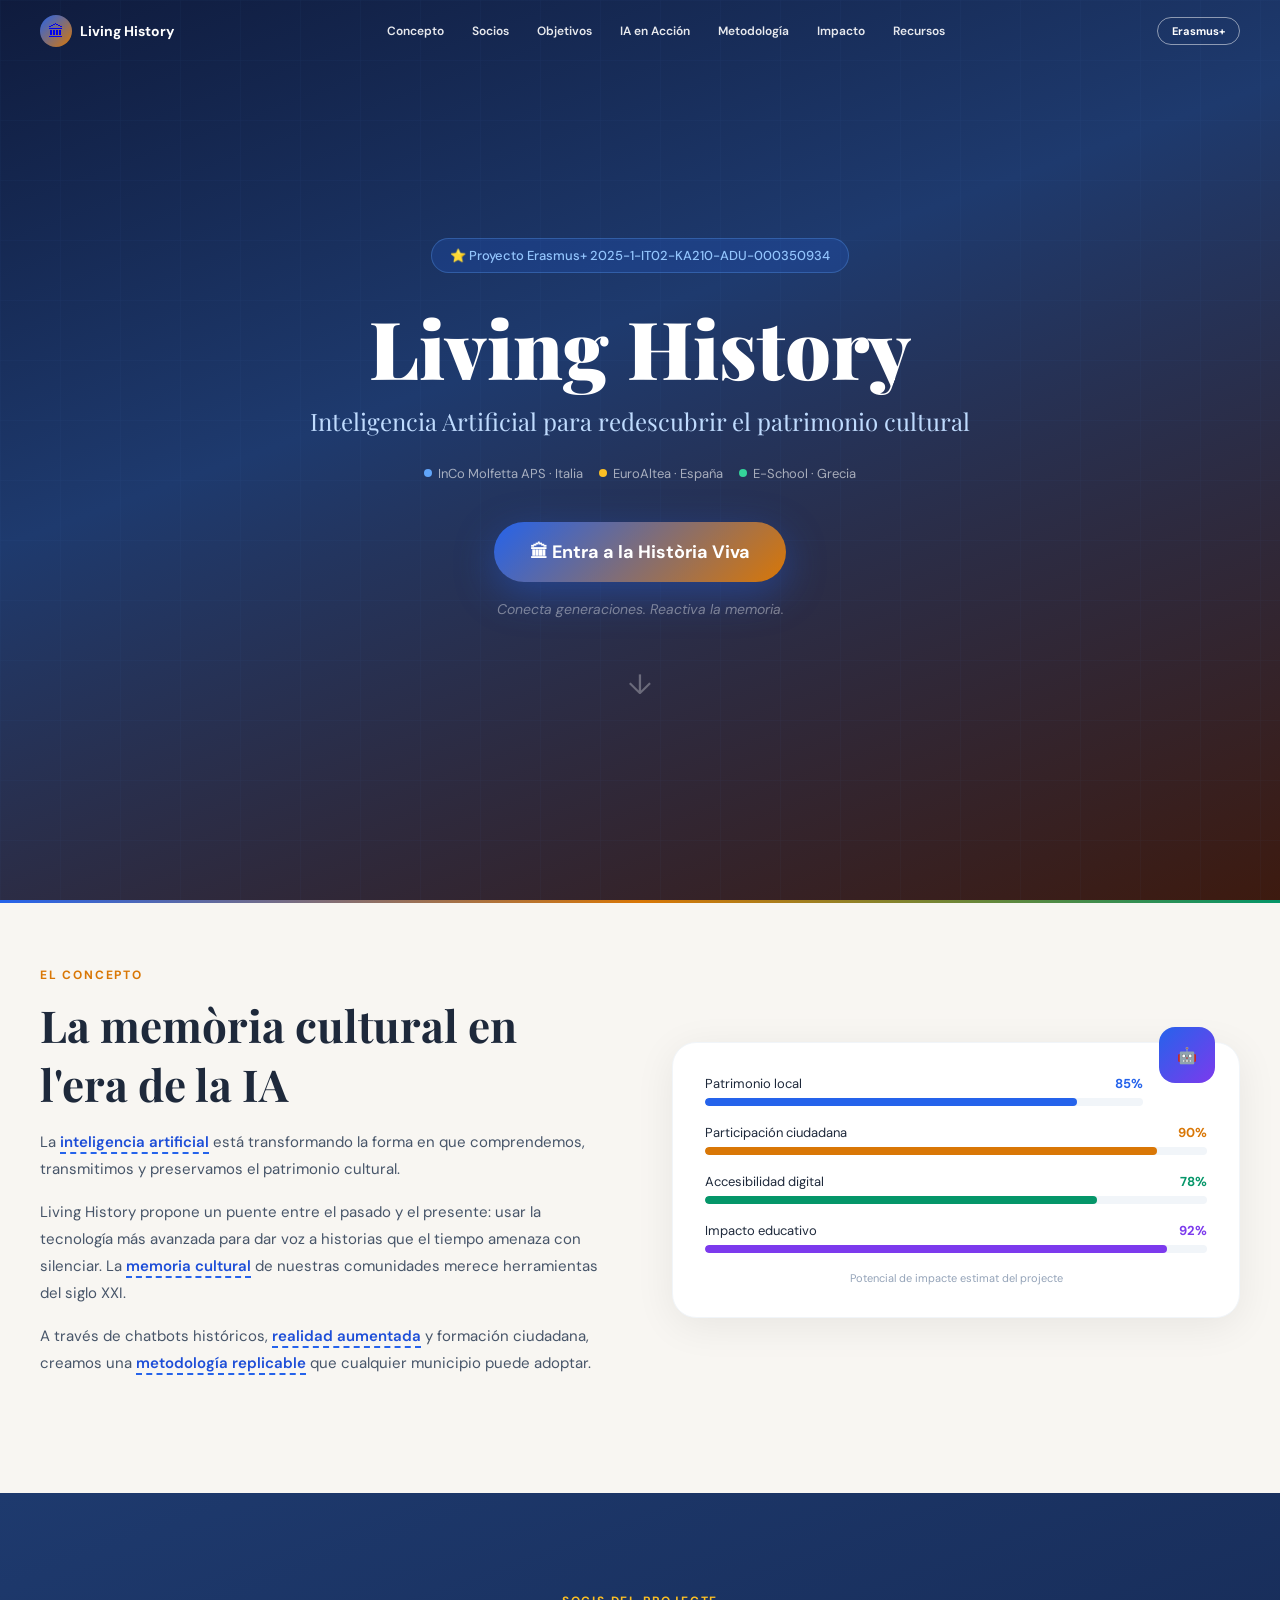
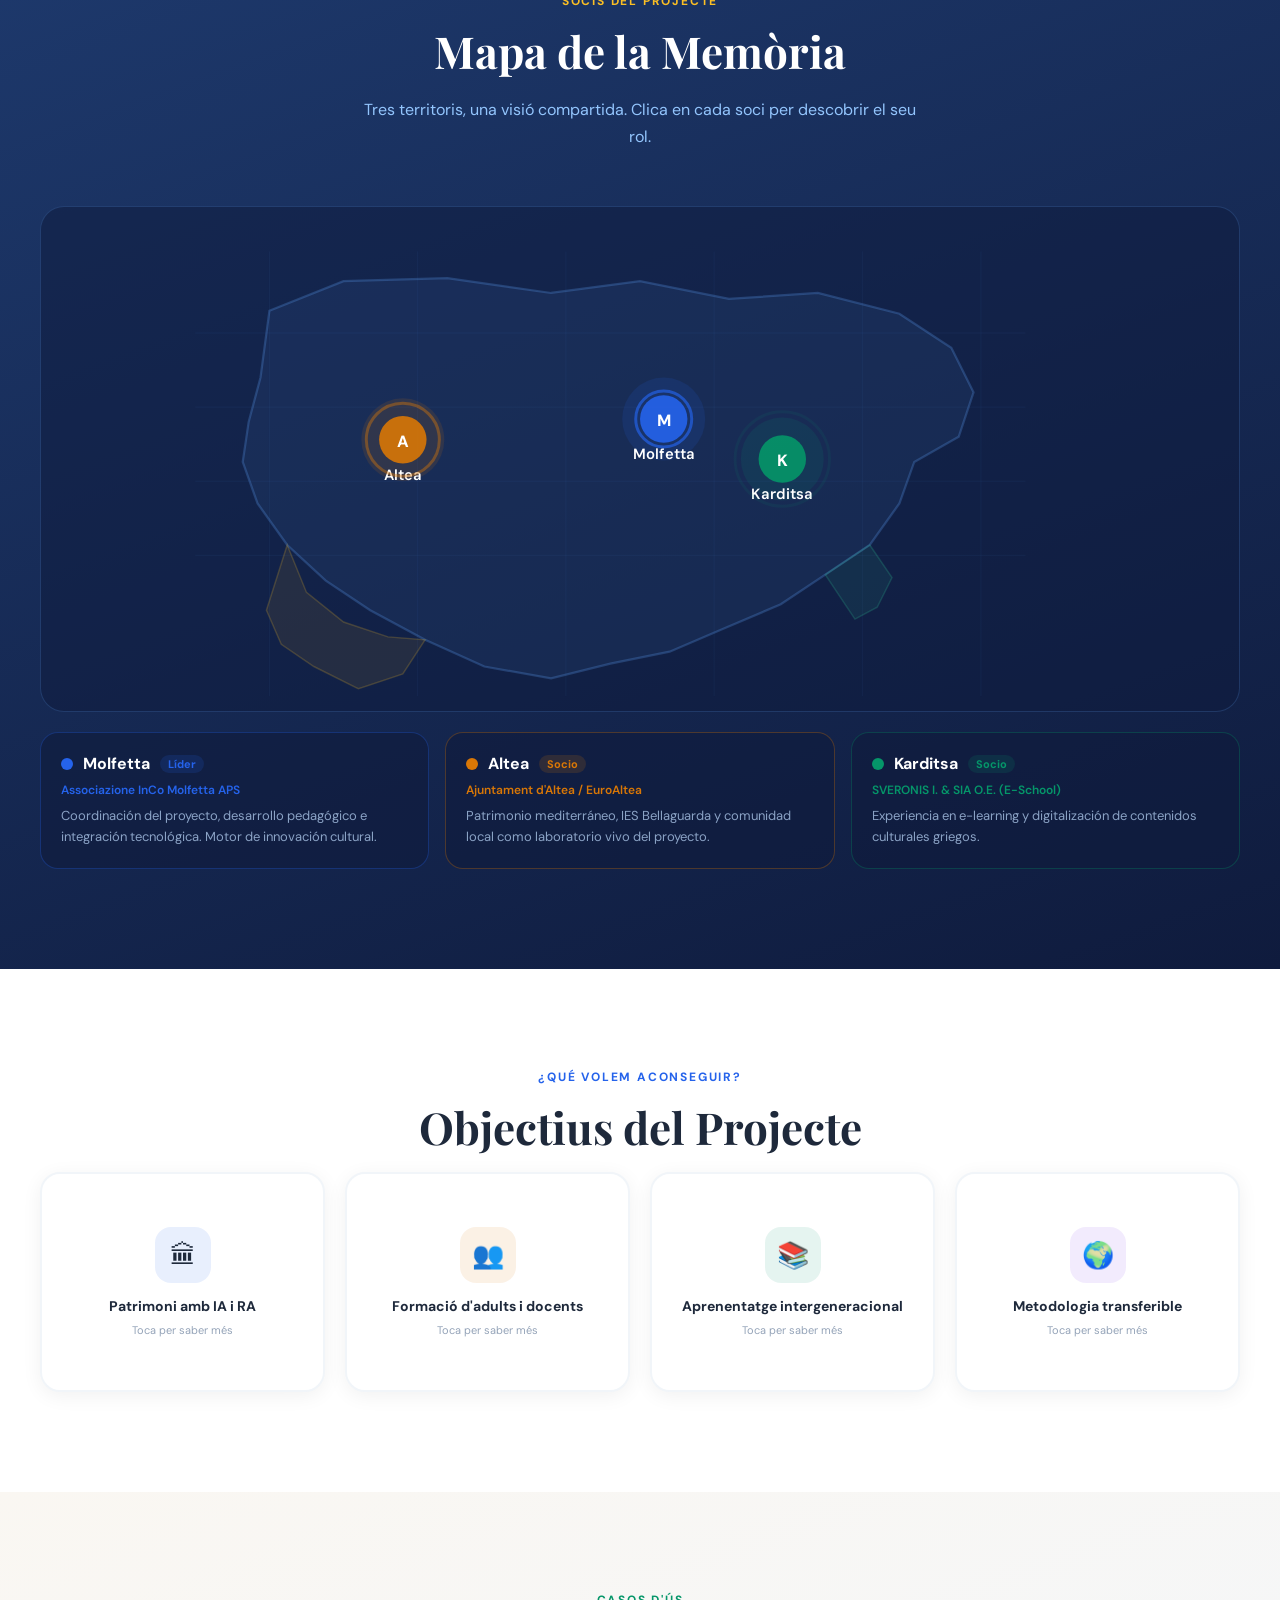
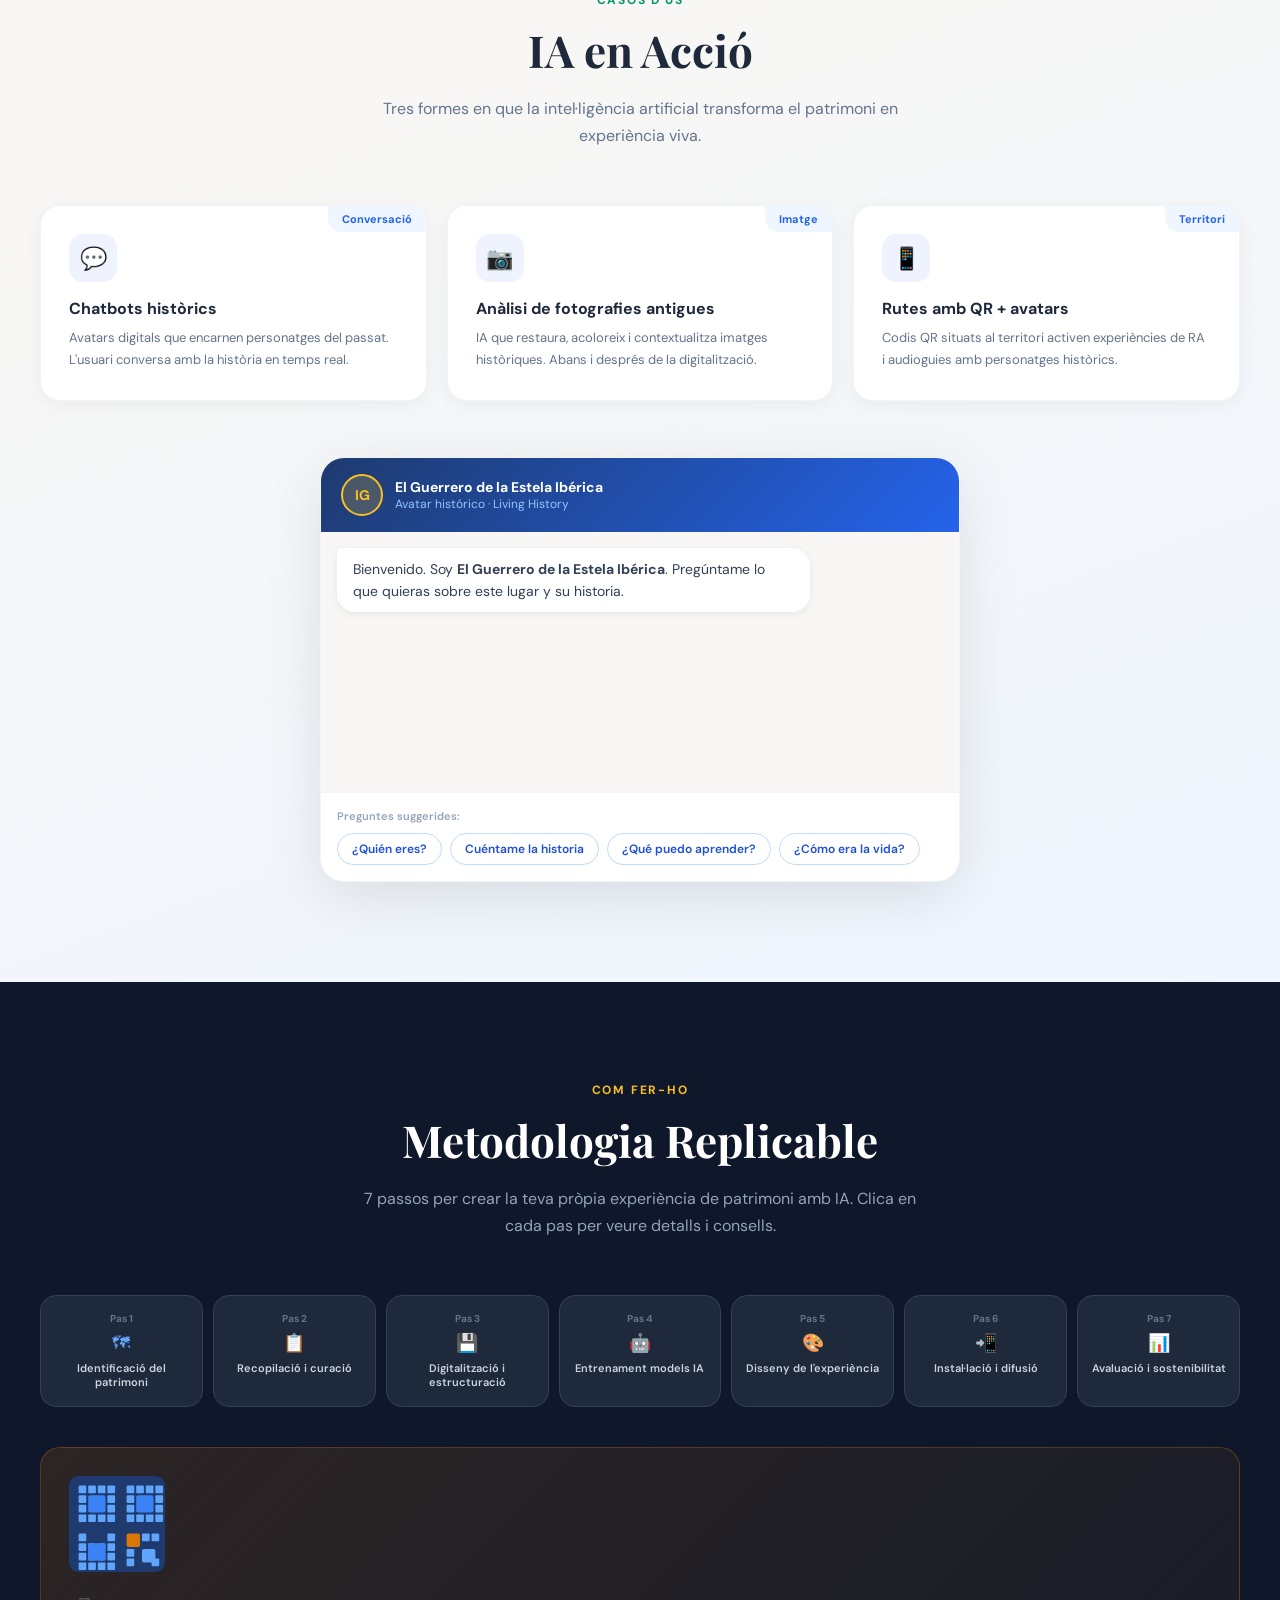
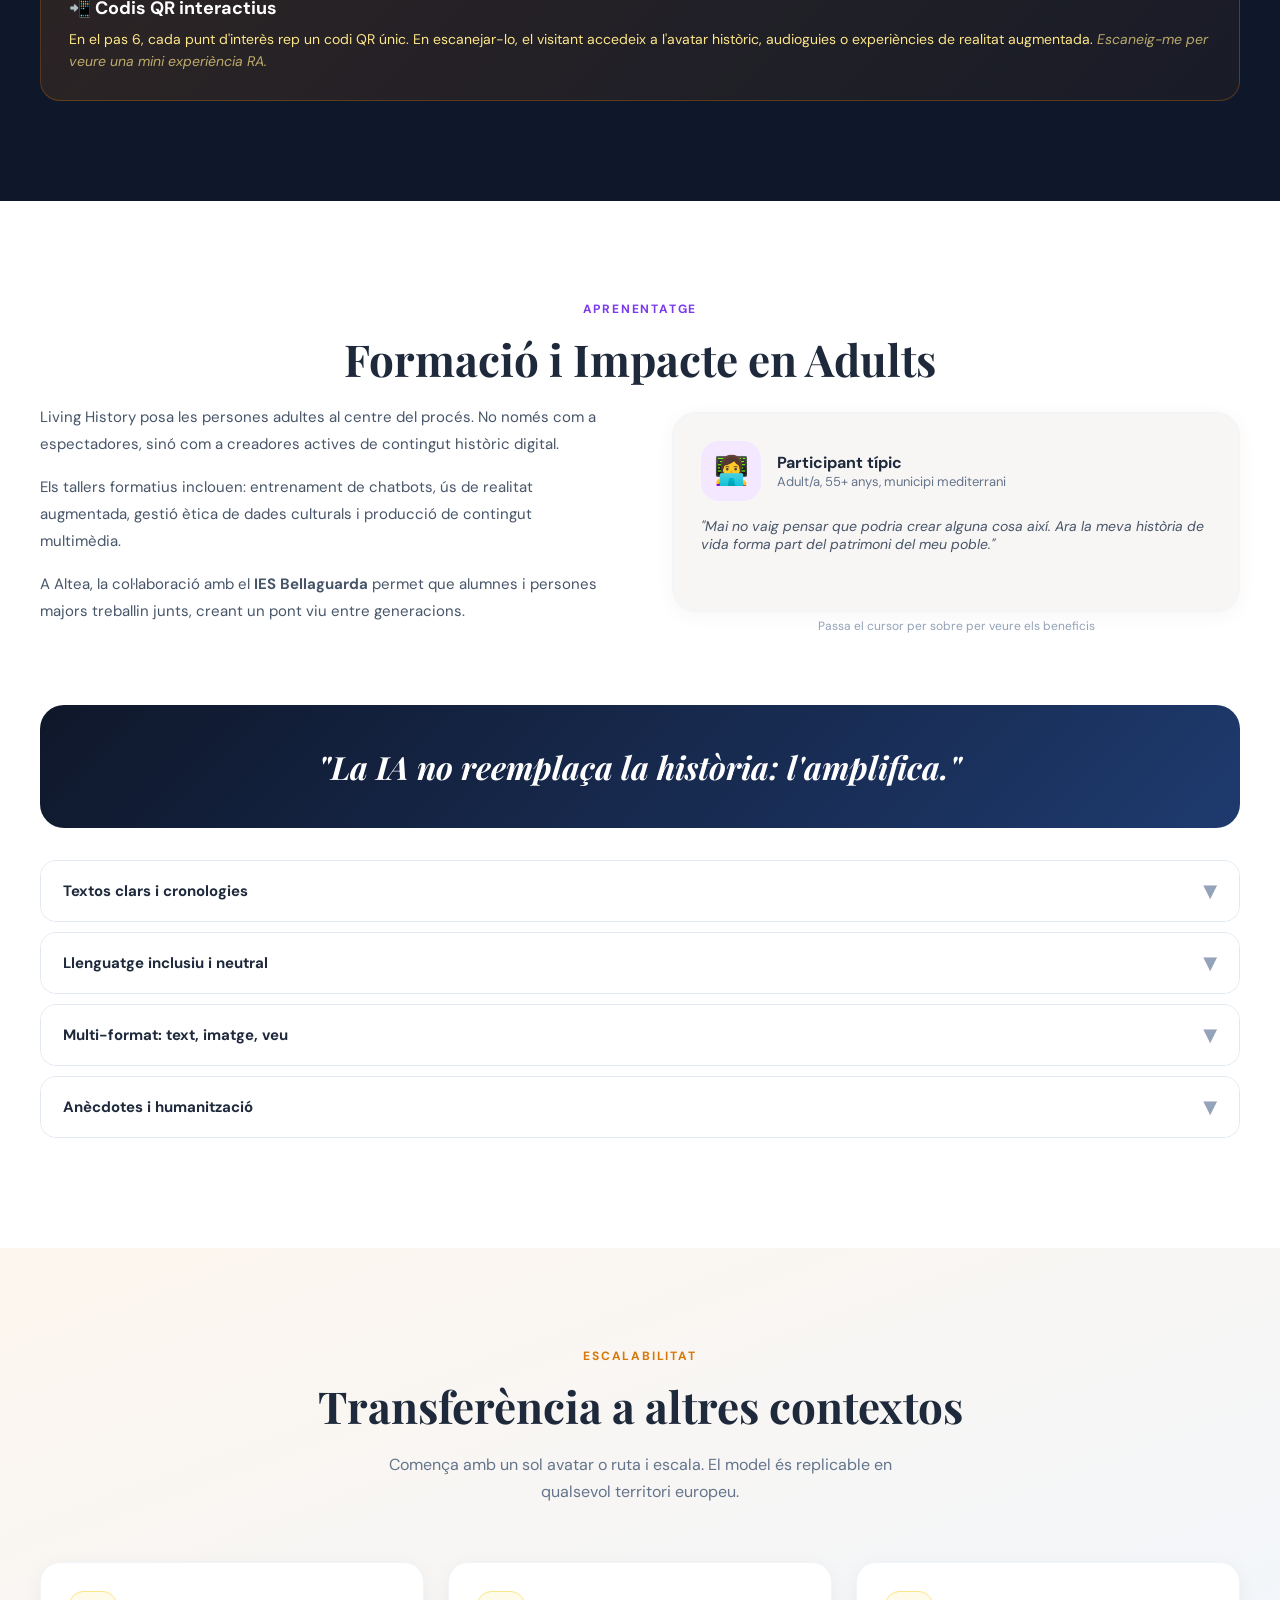
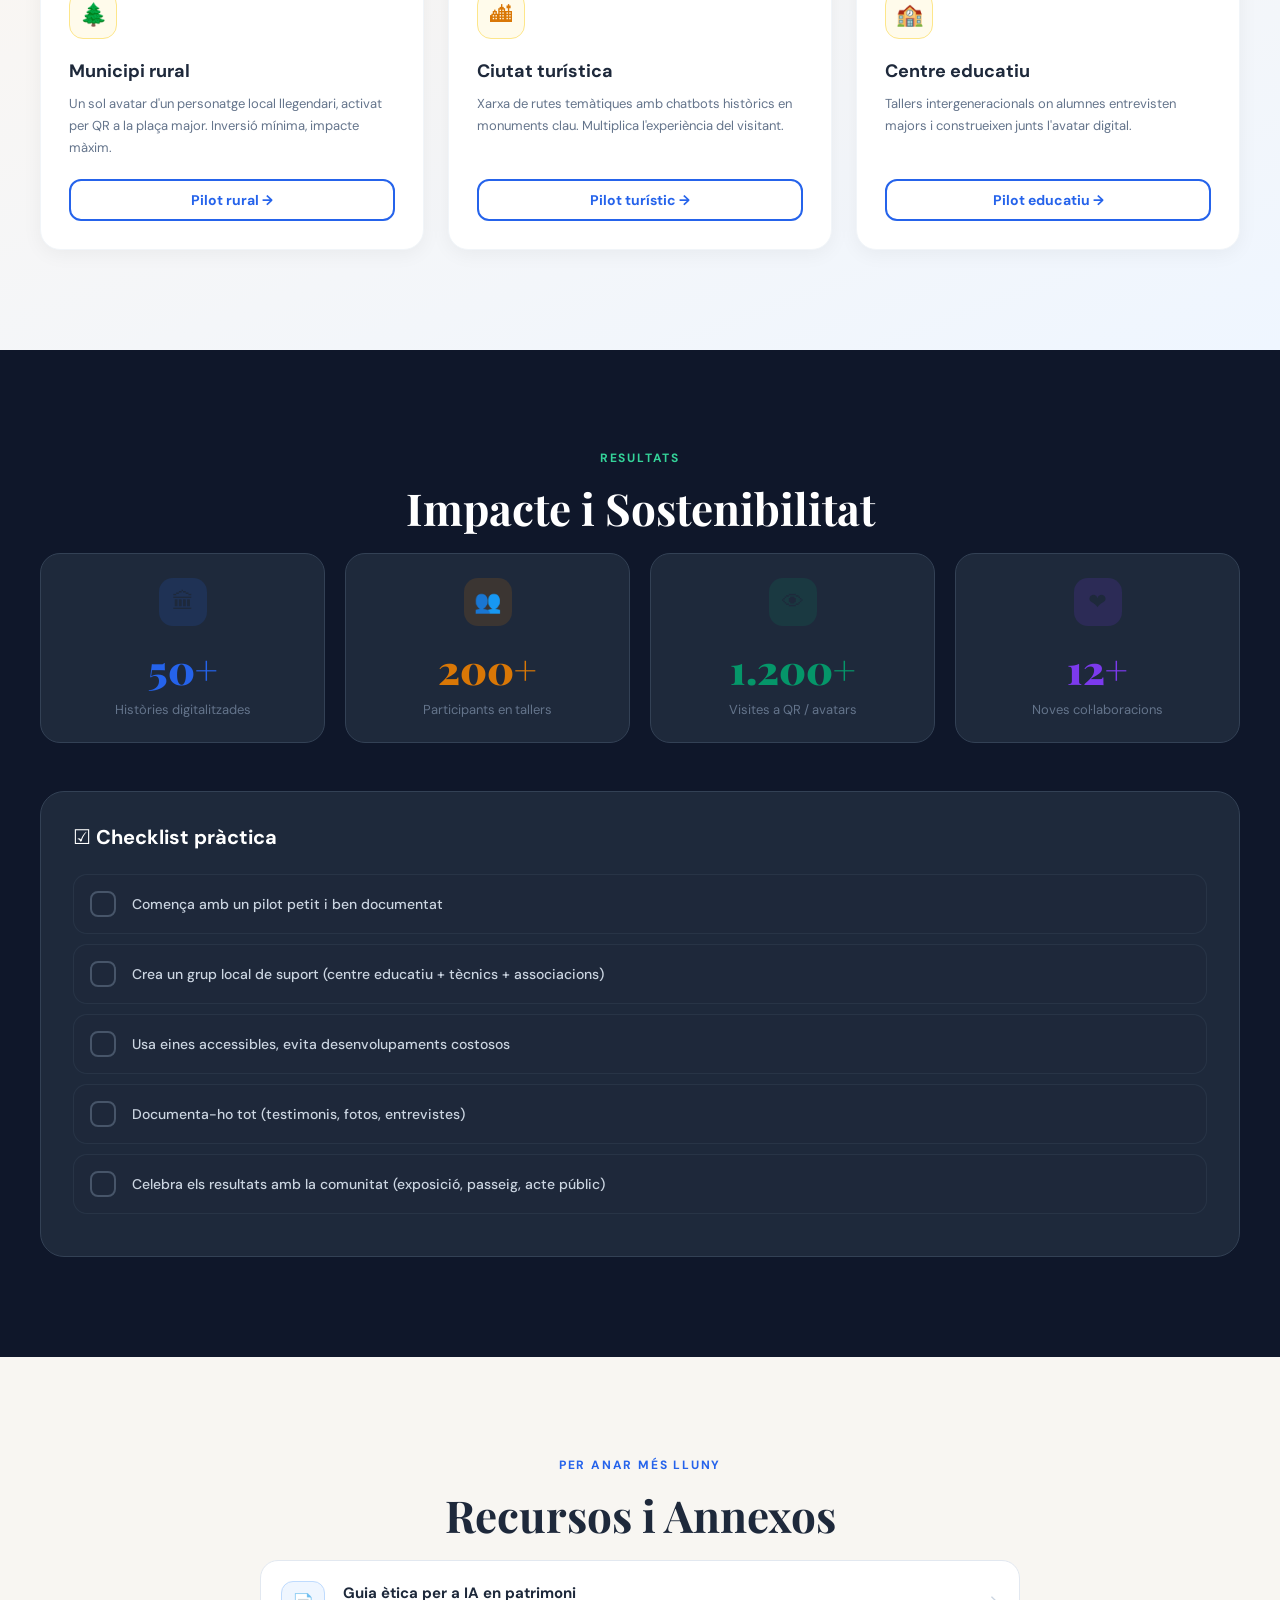
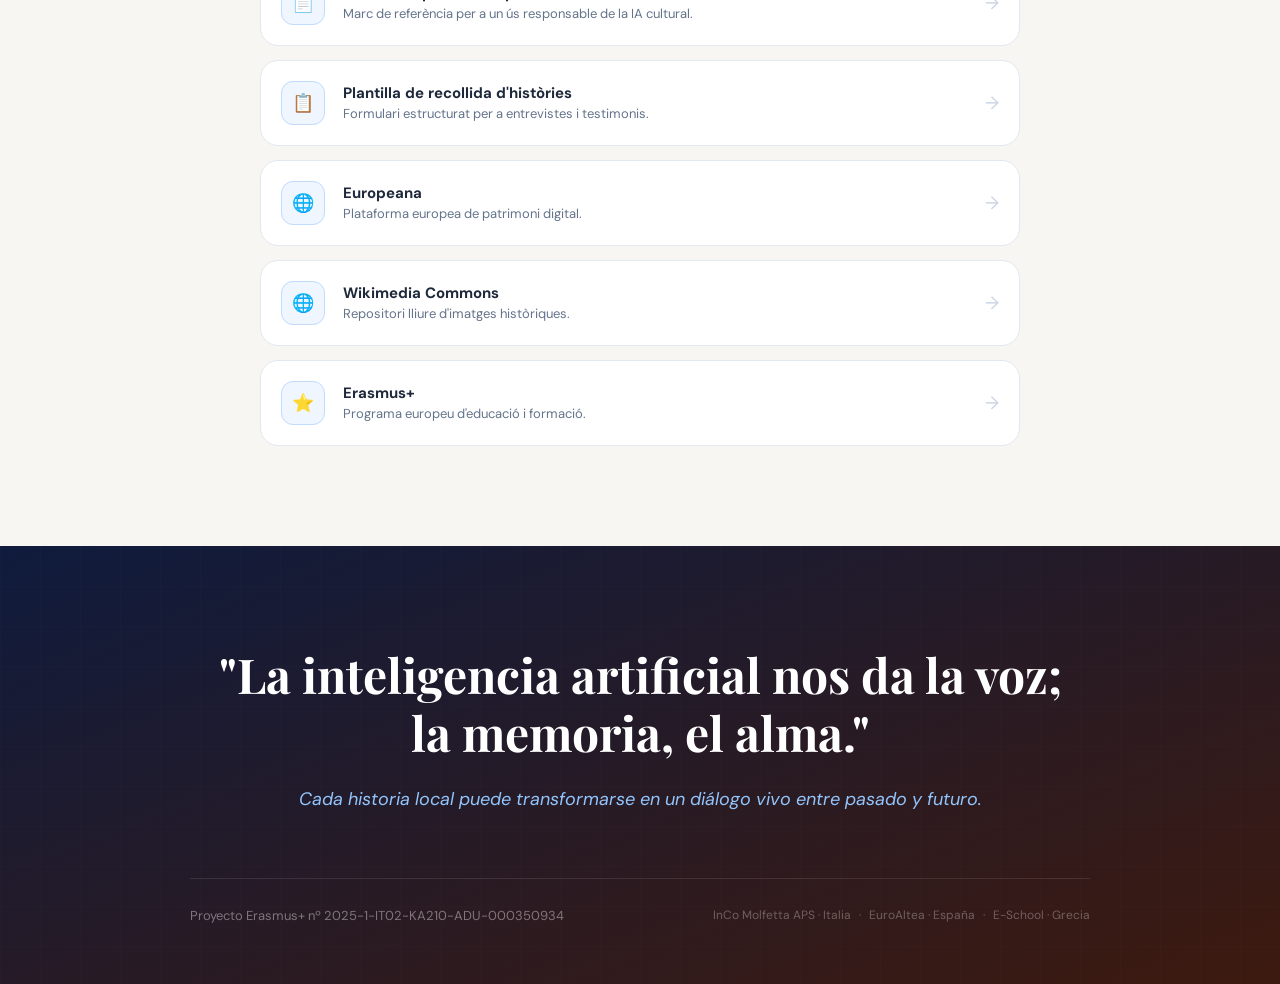
<file: backup/index-original.html>
<!DOCTYPE html>
<html lang="ca">
<head>
<meta charset="UTF-8" />
<meta name="viewport" content="width=device-width, initial-scale=1.0" />
<title>Living History · IA i Patrimoni Cultural · Erasmus+</title>
<link rel="preconnect" href="https://fonts.googleapis.com">
<link href="https://fonts.googleapis.com/css2?family=Playfair+Display:ital,wght@0,700;0,900;1,700&family=DM+Sans:wght@300;400;500;600;700&display=swap" rel="stylesheet">
<style>
  *, *::before, *::after { box-sizing: border-box; margin: 0; padding: 0; }
  :root {
    --blue: #2563eb; --amber: #d97706; --green: #059669; --purple: #7c3aed;
    --dark: #0f1b3d; --darkbrown: #3d1a0f;
    --serif: 'Playfair Display', Georgia, serif;
    --sans: 'DM Sans', system-ui, sans-serif;
  }
  html { scroll-behavior: smooth; }
  body { font-family: var(--sans); background: #fff; color: #1e293b; overflow-x: hidden; }

  /* ── PROGRESS BAR ── */
  #progress-bar {
    position: fixed; top: 0; left: 0; height: 3px; z-index: 1000;
    background: linear-gradient(90deg, var(--blue), var(--amber));
    width: 0%; transition: width 0.1s;
  }

  /* ── NAVBAR ── */
  nav {
    position: fixed; top: 3px; left: 0; right: 0; z-index: 900;
    transition: background 0.3s, box-shadow 0.3s; padding: 12px 24px;
  }
  nav.scrolled { background: rgba(255,255,255,0.97); backdrop-filter: blur(12px); box-shadow: 0 2px 20px rgba(0,0,0,0.08); }
  .nav-inner { max-width: 1200px; margin: auto; display: flex; align-items: center; justify-content: space-between; gap: 12px; }
  .nav-logo { display: flex; align-items: center; gap: 8px; text-decoration: none; }
  .nav-logo-dot { width: 32px; height: 32px; border-radius: 50%; background: linear-gradient(135deg, var(--blue), var(--amber)); display: flex; align-items: center; justify-content: center; }
  .nav-logo span { font-weight: 700; font-size: 14px; color: white; transition: color 0.3s; }
  nav.scrolled .nav-logo span { color: #1e293b; }
  .nav-links { display: flex; gap: 4px; flex-wrap: wrap; }
  .nav-links a { padding: 6px 12px; border-radius: 99px; font-size: 12px; font-weight: 600; color: rgba(255,255,255,0.9); text-decoration: none; transition: all 0.2s; }
  nav.scrolled .nav-links a { color: #475569; }
  .nav-links a:hover { background: var(--blue); color: #fff !important; }
  .nav-badge { font-size: 11px; font-weight: 700; padding: 6px 14px; border-radius: 99px; border: 1.5px solid rgba(255,255,255,0.5); color: #fff; text-decoration: none; transition: all 0.2s; }
  nav.scrolled .nav-badge { border-color: var(--blue); color: var(--blue); }
  .nav-badge:hover { background: var(--blue); color: #fff !important; border-color: var(--blue) !important; }
  @media(max-width:768px) { .nav-links { display: none; } }

  /* ── BACK TO TOP ── */
  #backtop { position: fixed; bottom: 24px; right: 24px; z-index: 800; width: 48px; height: 48px; border-radius: 50%; background: linear-gradient(135deg, var(--blue), var(--purple)); border: none; color: #fff; cursor: pointer; display: none; align-items: center; justify-content: center; box-shadow: 0 8px 24px rgba(37,99,235,0.4); transition: transform 0.2s; font-size: 20px; }
  #backtop:hover { transform: translateY(-3px); }
  #backtop.visible { display: flex; }

  /* ── HERO ── */
  #hero { min-height: 100vh; display: flex; align-items: center; justify-content: center; position: relative; overflow: hidden;
    background: linear-gradient(160deg, #0f1b3d 0%, #1e3a6e 40%, #3d1a0f 100%); }
  .hero-grid { position: absolute; inset: 0; opacity: 0.06; background-image: linear-gradient(rgba(96,165,250,0.5) 1px, transparent 1px), linear-gradient(90deg, rgba(96,165,250,0.5) 1px, transparent 1px); background-size: 60px 60px; }
  .hero-content { position: relative; z-index: 2; text-align: center; padding: 100px 24px 60px; max-width: 860px; }
  .hero-badge { display: inline-flex; align-items: center; gap: 8px; background: rgba(37,99,235,0.2); border: 1px solid rgba(96,165,250,0.3); border-radius: 99px; padding: 8px 18px; margin-bottom: 32px; color: #93c5fd; font-size: 13px; font-weight: 500; }
  .hero-title { font-family: var(--serif); font-size: clamp(42px, 8vw, 80px); font-weight: 900; color: #fff; line-height: 1.05; margin-bottom: 16px; animation: fadeUp 0.8s 0.3s both; }
  .hero-sub { font-family: var(--serif); font-size: clamp(16px, 3vw, 24px); color: #bfdbfe; font-weight: 400; margin-bottom: 28px; animation: fadeUp 0.8s 0.5s both; }
  .hero-partners { display: flex; flex-wrap: wrap; justify-content: center; gap: 16px; margin-bottom: 40px; color: rgba(255,255,255,0.6); font-size: 13px; animation: fadeUp 0.8s 0.7s both; }
  .hero-partners span { display: flex; align-items: center; gap: 6px; }
  .dot { width: 8px; height: 8px; border-radius: 50%; display: inline-block; }
  .hero-cta { display: inline-flex; align-items: center; gap: 12px; padding: 18px 36px; border-radius: 99px; background: linear-gradient(135deg, var(--blue), var(--amber)); color: #fff; font-size: 18px; font-weight: 700; text-decoration: none; box-shadow: 0 12px 40px rgba(37,99,235,0.4); transition: transform 0.2s, box-shadow 0.2s; animation: fadeUp 0.8s 0.9s both; }
  .hero-cta:hover { transform: translateY(-4px) scale(1.02); box-shadow: 0 20px 50px rgba(37,99,235,0.5); }
  .hero-micro { margin-top: 18px; color: rgba(255,255,255,0.4); font-size: 14px; font-style: italic; animation: fadeUp 0.8s 1.1s both; }
  .hero-arrow { margin-top: 48px; color: rgba(255,255,255,0.3); font-size: 28px; animation: bounce 2s infinite 1.5s; }

  @keyframes fadeUp { from { opacity:0; transform:translateY(30px); } to { opacity:1; transform:translateY(0); } }
  @keyframes bounce { 0%,100%{transform:translateY(0)} 50%{transform:translateY(10px)} }
  @keyframes pulse { 0%,100%{opacity:1;transform:scale(1)} 50%{opacity:0;transform:scale(2.2)} }
  @keyframes reveal { from{opacity:0;transform:translateY(40px)} to{opacity:1;transform:translateY(0)} }

  /* ── REVEAL ON SCROLL ── */
  .reveal { opacity: 0; transform: translateY(40px); transition: opacity 0.7s ease, transform 0.7s ease; }
  .reveal.visible { opacity: 1; transform: translateY(0); }

  /* ── SECTIONS COMMON ── */
  section { padding: 100px 24px; }
  .section-inner { max-width: 1200px; margin: auto; }
  .section-label { display: block; font-size: 12px; font-weight: 700; letter-spacing: 0.15em; text-transform: uppercase; margin-bottom: 12px; }
  .section-title { font-family: var(--serif); font-size: clamp(28px, 5vw, 44px); font-weight: 700; margin-bottom: 16px; }
  .section-sub { color: #64748b; max-width: 560px; margin: 0 auto 56px; line-height: 1.7; }

  /* ── TOP RAINBOW ── */
  .rainbow-top { height: 3px; background: linear-gradient(90deg, var(--blue), var(--amber), var(--green)); }

  /* ── CONCEPTO ── */
  #concepto { background: #f8f6f2; }
  .concepto-grid { display: grid; grid-template-columns: 1fr 1fr; gap: 64px; align-items: center; }
  @media(max-width:768px){.concepto-grid{grid-template-columns:1fr;gap:40px;}}
  .concepto-text p { color: #475569; line-height: 1.8; margin-bottom: 16px; font-size: 15px; }
  .tooltip-wrap { position: relative; display: inline; }
  .tipword { border-bottom: 2px dashed var(--blue); cursor: pointer; color: #1d4ed8; font-weight: 600; }
  .tooltip-box { display: none; position: absolute; bottom: calc(100% + 8px); left: 50%; transform: translateX(-50%); width: 220px; background: #1e293b; color: #fff; font-size: 12px; line-height: 1.6; padding: 10px 14px; border-radius: 12px; z-index: 50; box-shadow: 0 8px 32px rgba(0,0,0,0.3); pointer-events: none; }
  .tooltip-box::after { content:''; position:absolute; top:100%; left:50%; transform:translateX(-50%); border:6px solid transparent; border-top-color:#1e293b; }
  .tipword:hover + .tooltip-box, .tipword:focus + .tooltip-box { display: block; }
  .tooltip-wrap:hover .tooltip-box { display: block; }
  .concept-card { background: #fff; border-radius: 24px; box-shadow: 0 8px 40px rgba(0,0,0,0.07); padding: 32px; border: 1px solid #f1f5f9; }
  .concept-card-icon { width: 56px; height: 56px; border-radius: 16px; background: linear-gradient(135deg, var(--blue), var(--purple)); display: flex; align-items: center; justify-content: center; float: right; margin: -48px -8px 16px 16px; }
  .bar-row { margin-bottom: 18px; }
  .bar-label { display: flex; justify-content: space-between; font-size: 13px; margin-bottom: 6px; }
  .bar-label span:last-child { font-weight: 700; }
  .bar-bg { height: 8px; background: #f1f5f9; border-radius: 99px; overflow: hidden; }
  .bar-fill { height: 100%; border-radius: 99px; width: 0; transition: width 1.2s ease; }
  .bar-note { font-size: 11px; color: #94a3b8; text-align: center; margin-top: 16px; }

  /* ── MAP ── */
  #socios { background: linear-gradient(160deg, #1e3a6e 0%, #0f1b3d 100%); }
  #socios .section-title { color: #fff; text-align: center; }
  #socios .section-label { color: #fbbf24; text-align: center; }
  #socios .section-sub { color: #93c5fd; text-align: center; }
  .map-container { position: relative; background: rgba(15,27,61,0.5); border-radius: 24px; border: 1px solid rgba(96,165,250,0.2); overflow: hidden; }
  .partner-cards { display: grid; grid-template-columns: repeat(3,1fr); gap: 16px; margin-top: 20px; }
  @media(max-width:768px){.partner-cards{grid-template-columns:1fr;}}
  .partner-card { background: rgba(15,27,61,0.6); border: 1px solid rgba(96,165,250,0.2); border-radius: 18px; padding: 20px; cursor: pointer; transition: transform 0.2s, border-color 0.2s; }
  .partner-card:hover { transform: translateY(-4px); }
  .partner-card-top { display: flex; align-items: center; gap: 10px; margin-bottom: 8px; }
  .partner-dot { width: 12px; height: 12px; border-radius: 50%; flex-shrink: 0; }
  .partner-card-name { color: #fff; font-weight: 700; }
  .partner-role { font-size: 11px; padding: 2px 8px; border-radius: 99px; font-weight: 700; }
  .partner-org { font-size: 12px; font-weight: 600; margin-bottom: 8px; }
  .partner-desc { font-size: 13px; color: rgba(191,219,254,0.7); line-height: 1.6; }

  /* ── MODAL ── */
  .modal-overlay { position: fixed; inset: 0; z-index: 999; background: rgba(0,0,0,0.7); backdrop-filter: blur(6px); display: none; align-items: center; justify-content: center; padding: 24px; }
  .modal-overlay.open { display: flex; }
  .modal-box { background: #fff; border-radius: 28px; padding: 36px; max-width: 440px; width: 100%; position: relative; animation: fadeUp 0.3s; }
  .modal-close { position: absolute; top: 16px; right: 16px; background: none; border: none; font-size: 20px; cursor: pointer; color: #94a3b8; }
  .modal-close:hover { color: #1e293b; }
  .modal-icon { width: 64px; height: 64px; border-radius: 20px; display: flex; align-items: center; justify-content: center; font-size: 28px; font-weight: 900; color: #fff; margin-bottom: 16px; }
  .modal-badges { display: flex; align-items: center; gap: 8px; margin-bottom: 6px; }
  .modal-name { font-size: 22px; font-weight: 800; color: #1e293b; }
  .modal-badge { font-size: 12px; padding: 3px 10px; border-radius: 99px; color: #fff; font-weight: 700; }
  .modal-country { font-size: 13px; color: #94a3b8; margin-bottom: 4px; }
  .modal-org { font-size: 14px; font-weight: 600; color: var(--blue); margin-bottom: 14px; }
  .modal-desc { color: #475569; line-height: 1.7; }

  /* ── OBJECTIVES ── */
  #objetivos { background: #fff; }
  #objetivos .section-label { color: var(--blue); text-align: center; }
  #objetivos .section-title { text-align: center; color: #1e293b; }
  .objectives-grid { display: grid; grid-template-columns: repeat(4,1fr); gap: 20px; }
  @media(max-width:960px){.objectives-grid{grid-template-columns:repeat(2,1fr);}}
  @media(max-width:520px){.objectives-grid{grid-template-columns:1fr;}}
  .obj-card { perspective: 800px; height: 220px; cursor: pointer; }
  .obj-inner { width: 100%; height: 100%; position: relative; transform-style: preserve-3d; transition: transform 0.6s cubic-bezier(.4,0,.2,1); border-radius: 20px; }
  .obj-card.flipped .obj-inner { transform: rotateY(180deg); }
  .obj-front, .obj-back { position: absolute; inset: 0; border-radius: 20px; backface-visibility: hidden; display: flex; flex-direction: column; align-items: center; justify-content: center; padding: 24px; text-align: center; }
  .obj-front { background: #fff; border: 2px solid #f1f5f9; box-shadow: 0 4px 20px rgba(0,0,0,0.06); }
  .obj-back { color: #fff; transform: rotateY(180deg); }
  .obj-icon { width: 56px; height: 56px; border-radius: 16px; display: flex; align-items: center; justify-content: center; margin-bottom: 14px; font-size: 26px; }
  .obj-title { font-weight: 700; font-size: 14px; color: #1e293b; line-height: 1.3; }
  .obj-hint { font-size: 11px; color: #94a3b8; margin-top: 8px; }
  .obj-back p { font-size: 13px; line-height: 1.6; }

  /* ── AI ACTION ── */
  #inenaccion { background: linear-gradient(160deg, #faf7f2 0%, #eff6ff 100%); }
  #inenaccion .section-label { color: var(--green); text-align: center; }
  #inenaccion .section-title { text-align: center; }
  .uc-grid { display: grid; grid-template-columns: repeat(3,1fr); gap: 20px; margin-bottom: 56px; }
  @media(max-width:768px){.uc-grid{grid-template-columns:1fr;}}
  .uc-card { background: #fff; border-radius: 20px; padding: 28px; border: 1px solid #f1f5f9; box-shadow: 0 4px 20px rgba(0,0,0,0.05); position: relative; overflow: hidden; transition: transform 0.2s, box-shadow 0.2s; }
  .uc-card:hover { transform: translateY(-6px); box-shadow: 0 20px 40px rgba(37,99,235,0.1); }
  .uc-badge { position: absolute; top: 0; right: 0; background: #eff6ff; color: var(--blue); font-size: 11px; font-weight: 700; padding: 6px 14px; border-radius: 0 20px 0 14px; }
  .uc-icon { width: 48px; height: 48px; border-radius: 14px; background: rgba(37,99,235,0.08); display: flex; align-items: center; justify-content: center; margin-bottom: 16px; font-size: 22px; color: var(--blue); }
  .uc-title { font-weight: 700; color: #1e293b; margin-bottom: 8px; }
  .uc-desc { font-size: 13px; color: #64748b; line-height: 1.7; }

  /* ── CHATBOT ── */
  .chatbot-wrap { max-width: 640px; margin: 0 auto; background: #fff; border-radius: 24px; box-shadow: 0 16px 60px rgba(0,0,0,0.1); border: 1px solid #f1f5f9; overflow: hidden; }
  .chat-header { display: flex; align-items: center; gap: 12px; padding: 16px 20px; background: linear-gradient(135deg, #1e3a6e, #2563eb); }
  .chat-avatar { width: 42px; height: 42px; border-radius: 50%; background: rgba(251,191,36,0.2); border: 2px solid #fbbf24; display: flex; align-items: center; justify-content: center; color: #fbbf24; font-weight: 800; font-size: 14px; }
  .chat-name { color: #fff; font-weight: 700; font-size: 14px; }
  .chat-status { color: #93c5fd; font-size: 12px; }
  .chat-messages { height: 260px; overflow-y: auto; padding: 16px; background: #f8f7f5; display: flex; flex-direction: column; gap: 10px; }
  .msg { max-width: 78%; border-radius: 18px; padding: 10px 16px; font-size: 14px; line-height: 1.6; animation: fadeUp 0.3s; }
  .msg.bot { background: #fff; color: #334155; border-radius: 4px 18px 18px 18px; box-shadow: 0 2px 8px rgba(0,0,0,0.07); align-self: flex-start; }
  .msg.user { background: var(--blue); color: #fff; border-radius: 18px 18px 4px 18px; align-self: flex-end; }
  .chat-questions { padding: 16px; border-top: 1px solid #f1f5f9; }
  .chat-questions p { font-size: 11px; color: #94a3b8; font-weight: 600; margin-bottom: 10px; }
  .chat-btns { display: flex; flex-wrap: wrap; gap: 8px; }
  .chat-btn { font-size: 12px; padding: 7px 14px; border-radius: 99px; border: 1.5px solid #bfdbfe; color: #1d4ed8; background: none; cursor: pointer; font-family: var(--sans); font-weight: 600; transition: all 0.2s; }
  .chat-btn:hover { background: var(--blue); color: #fff; border-color: var(--blue); }

  /* ── METHODOLOGY ── */
  #metodologia { background: #0f172a; }
  #metodologia .section-label { color: #fbbf24; text-align: center; }
  #metodologia .section-title { color: #fff; text-align: center; }
  #metodologia .section-sub { color: #94a3b8; text-align: center; }
  .steps-row { display: grid; grid-template-columns: repeat(7,1fr); gap: 10px; margin-bottom: 24px; }
  @media(max-width:960px){.steps-row{grid-template-columns:repeat(4,1fr);}}
  @media(max-width:520px){.steps-row{grid-template-columns:repeat(2,1fr);}}
  .step-btn { background: #1e293b; border: 1.5px solid #334155; border-radius: 16px; padding: 16px 10px; text-align: center; cursor: pointer; transition: all 0.2s; }
  .step-btn:hover, .step-btn.active { background: var(--blue); border-color: #3b82f6; }
  .step-num { font-size: 10px; font-weight: 700; color: #64748b; margin-bottom: 6px; }
  .step-btn.active .step-num { color: #bfdbfe; }
  .step-icon { font-size: 18px; color: #60a5fa; margin-bottom: 6px; }
  .step-btn.active .step-icon { color: #fff; }
  .step-label { font-size: 11px; font-weight: 600; color: #cbd5e1; line-height: 1.3; }
  .step-btn.active .step-label { color: #fff; }
  .step-detail { background: rgba(30,58,132,0.4); border: 1px solid rgba(96,165,250,0.2); border-radius: 20px; padding: 28px; display: none; grid-template-columns: 1fr 1fr; gap: 24px; animation: fadeUp 0.3s; }
  .step-detail.visible { display: grid; }
  @media(max-width:640px){.step-detail{grid-template-columns:1fr;}}
  .step-detail-title { color: #fff; font-weight: 700; font-size: 18px; margin-bottom: 10px; display: flex; align-items: center; gap: 10px; }
  .step-badge { background: var(--blue); color: #fff; font-size: 11px; font-weight: 700; padding: 3px 10px; border-radius: 99px; }
  .step-detail-desc { color: #93c5fd; line-height: 1.7; font-size: 14px; }
  .step-tip-box { background: rgba(15,23,42,0.5); border: 1px solid rgba(96,165,250,0.15); border-radius: 16px; padding: 20px; }
  .step-tip-label { color: #fbbf24; font-weight: 700; font-size: 13px; margin-bottom: 8px; display: flex; align-items: center; gap: 6px; }
  .step-tip-text { color: #bfdbfe; font-size: 13px; line-height: 1.7; }
  .qr-callout { margin-top: 40px; background: linear-gradient(135deg, rgba(217,119,6,0.15), rgba(217,119,6,0.05)); border: 1px solid rgba(217,119,6,0.3); border-radius: 20px; padding: 28px; display: flex; align-items: center; gap: 24px; flex-wrap: wrap; }
  .qr-title { color: #fff; font-weight: 700; font-size: 18px; margin-bottom: 8px; }
  .qr-desc { color: #fde68a; font-size: 14px; line-height: 1.6; }

  /* ── TRAINING ── */
  #formacion { background: #fff; }
  #formacion .section-label { color: var(--purple); text-align: center; }
  #formacion .section-title { text-align: center; }
  .training-grid { display: grid; grid-template-columns: 1fr 1fr; gap: 64px; align-items: center; margin-bottom: 64px; }
  @media(max-width:768px){.training-grid{grid-template-columns:1fr;gap:40px;}}
  .training-text p { color: #475569; line-height: 1.8; margin-bottom: 16px; font-size: 15px; }
  .hover-card { background: #f8f6f5; border-radius: 24px; padding: 28px; border: 1px solid #f1f5f9; box-shadow: 0 4px 20px rgba(0,0,0,0.04); position: relative; overflow: hidden; cursor: default; min-height: 200px; }
  .hover-overlay { position: absolute; inset: 0; background: linear-gradient(135deg, rgba(124,58,237,0.95), rgba(37,99,235,0.95)); border-radius: 24px; display: flex; flex-direction: column; align-items: center; justify-content: center; gap: 12px; padding: 28px; opacity: 0; transition: opacity 0.3s; }
  .hover-card:hover .hover-overlay { opacity: 1; }
  .hover-benefit { background: rgba(255,255,255,0.2); border-radius: 12px; padding: 10px 22px; color: #fff; font-weight: 700; font-size: 14px; }
  .hover-hint { font-size: 12px; color: #94a3b8; text-align: center; margin-top: 6px; }
  .quote-block { background: linear-gradient(135deg, #0f172a, #1e3a6e); border-radius: 24px; padding: 40px; text-align: center; margin-bottom: 32px; }
  .quote-block p { font-family: var(--serif); font-size: clamp(20px, 4vw, 32px); font-weight: 700; color: #fff; font-style: italic; }
  .accordion { border: 1.5px solid #e2e8f0; border-radius: 16px; overflow: hidden; margin-bottom: 10px; }
  .accordion-btn { width: 100%; display: flex; align-items: center; justify-content: space-between; padding: 18px 22px; background: #fff; border: none; cursor: pointer; font-family: var(--sans); font-size: 15px; font-weight: 700; color: #1e293b; transition: background 0.2s; text-align: left; }
  .accordion-btn:hover { background: #f8fafc; }
  .accordion-icon { font-size: 18px; color: #94a3b8; transition: transform 0.3s; }
  .accordion-btn.open .accordion-icon { transform: rotate(180deg); color: var(--blue); }
  .accordion-body { max-height: 0; overflow: hidden; transition: max-height 0.4s ease; }
  .accordion-body p { padding: 0 22px 18px; color: #475569; line-height: 1.7; font-size: 14px; }

  /* ── TRANSFER ── */
  #transferencia { background: linear-gradient(160deg, #fdf6ee 0%, #eff6ff 100%); }
  #transferencia .section-label { color: var(--amber); text-align: center; }
  #transferencia .section-title { text-align: center; }
  .ctx-grid { display: grid; grid-template-columns: repeat(3,1fr); gap: 24px; }
  @media(max-width:768px){.ctx-grid{grid-template-columns:1fr;}}
  .ctx-card { background: #fff; border-radius: 20px; padding: 28px; box-shadow: 0 4px 20px rgba(0,0,0,0.05); border: 1px solid #f1f5f9; display: flex; flex-direction: column; transition: transform 0.2s; }
  .ctx-card:hover { transform: translateY(-6px); }
  .ctx-icon { width: 48px; height: 48px; border-radius: 14px; background: #fffbeb; border: 1px solid #fde68a; display: flex; align-items: center; justify-content: center; font-size: 22px; color: var(--amber); margin-bottom: 20px; }
  .ctx-title { font-weight: 700; font-size: 18px; color: #1e293b; margin-bottom: 10px; }
  .ctx-desc { font-size: 13px; color: #64748b; line-height: 1.7; flex: 1; margin-bottom: 20px; }
  .ctx-cta { display: block; padding: 10px; border: 2px solid var(--blue); border-radius: 12px; color: var(--blue); font-weight: 700; font-size: 14px; text-align: center; cursor: pointer; transition: all 0.2s; background: none; font-family: var(--sans); }
  .ctx-cta:hover { background: var(--blue); color: #fff; }

  /* ── IMPACT ── */
  #impacto { background: #0f172a; }
  #impacto .section-label { color: #34d399; text-align: center; }
  #impacto .section-title { color: #fff; text-align: center; }
  .kpi-grid { display: grid; grid-template-columns: repeat(4,1fr); gap: 20px; margin-bottom: 48px; }
  @media(max-width:768px){.kpi-grid{grid-template-columns:repeat(2,1fr);}}
  .kpi-card { background: #1e293b; border: 1px solid #334155; border-radius: 20px; padding: 24px; text-align: center; }
  .kpi-icon { width: 48px; height: 48px; border-radius: 14px; display: flex; align-items: center; justify-content: center; margin: 0 auto 16px; font-size: 22px; }
  .kpi-value { font-size: 40px; font-weight: 900; margin-bottom: 6px; font-family: var(--serif); }
  .kpi-label { font-size: 13px; color: #64748b; }
  .checklist-wrap { background: #1e293b; border: 1px solid #334155; border-radius: 24px; padding: 32px; }
  .checklist-title { color: #fff; font-weight: 700; font-size: 20px; margin-bottom: 24px; display: flex; align-items: center; gap: 10px; }
  .check-item { display: flex; align-items: center; gap: 16px; padding: 16px; border-radius: 14px; border: 1.5px solid rgba(51,65,85,0.5); margin-bottom: 10px; cursor: pointer; transition: all 0.2s; background: rgba(30,41,59,0.4); }
  .check-item:hover { border-color: rgba(52,211,153,0.4); }
  .check-item.done { background: rgba(5,150,105,0.12); border-color: rgba(52,211,153,0.4); }
  .check-box { width: 26px; height: 26px; border-radius: 8px; border: 2px solid #475569; flex-shrink: 0; display: flex; align-items: center; justify-content: center; transition: all 0.2s; font-size: 14px; }
  .check-item.done .check-box { background: #10b981; border-color: #10b981; color: #fff; }
  .check-label { font-size: 14px; font-weight: 500; color: #cbd5e1; transition: all 0.2s; }
  .check-item.done .check-label { color: #6ee7b7; text-decoration: line-through; }
  #checklist-done { display: none; text-align: center; color: #34d399; font-weight: 700; padding: 16px; font-size: 15px; }

  /* ── RESOURCES ── */
  #recursos { background: #f8f6f2; }
  #recursos .section-label { color: var(--blue); text-align: center; }
  #recursos .section-title { text-align: center; }
  .res-list { max-width: 760px; margin: 0 auto; display: flex; flex-direction: column; gap: 14px; }
  .res-item { display: flex; align-items: center; gap: 18px; background: #fff; border: 1.5px solid #e2e8f0; border-radius: 18px; padding: 20px; text-decoration: none; transition: all 0.25s; }
  .res-item:hover { border-color: #93c5fd; box-shadow: 0 8px 28px rgba(37,99,235,0.1); transform: translateX(6px); }
  .res-icon { width: 44px; height: 44px; border-radius: 12px; background: #eff6ff; border: 1px solid #bfdbfe; display: flex; align-items: center; justify-content: center; font-size: 18px; color: var(--blue); flex-shrink: 0; }
  .res-text { flex: 1; }
  .res-title { font-weight: 700; color: #1e293b; font-size: 15px; transition: color 0.2s; }
  .res-item:hover .res-title { color: var(--blue); }
  .res-desc { font-size: 13px; color: #64748b; margin-top: 2px; }
  .res-arrow { color: #cbd5e1; font-size: 18px; transition: color 0.2s; }
  .res-item:hover .res-arrow { color: var(--blue); }

  /* ── FOOTER ── */
  footer { background: linear-gradient(160deg, #0f1b3d 0%, #3d1a0f 100%); padding: 100px 24px 60px; position: relative; overflow: hidden; }
  .footer-pattern { position: absolute; inset: 0; opacity: 0.04; background-image: linear-gradient(rgba(255,255,255,0.3) 1px, transparent 1px), linear-gradient(90deg, rgba(255,255,255,0.3) 1px, transparent 1px); background-size: 40px 40px; }
  .footer-inner { position: relative; max-width: 900px; margin: auto; text-align: center; }
  .footer-quote { font-family: var(--serif); font-size: clamp(22px, 5vw, 48px); font-weight: 700; color: #fff; margin-bottom: 24px; line-height: 1.2; }
  .footer-sub { color: #93c5fd; font-size: 18px; font-style: italic; margin-bottom: 64px; line-height: 1.6; }
  .footer-hr { border: none; border-top: 1px solid rgba(255,255,255,0.1); margin-bottom: 28px; }
  .footer-bottom { display: flex; flex-wrap: wrap; align-items: center; justify-content: space-between; gap: 16px; }
  .footer-proj { color: rgba(255,255,255,0.4); font-size: 13px; }
  .footer-socis { display: flex; flex-wrap: wrap; gap: 8px; justify-content: center; }
  .footer-socis span { font-size: 12px; color: rgba(255,255,255,0.3); }

  /* ── UTILS ── */
  .emoji { display: inline-block; }
  .text-center { text-align: center; }
  svg.icon { display: inline-block; vertical-align: middle; }
</style>
</head>
<body>

<!-- Progress bar -->
<div id="progress-bar"></div>

<!-- Navbar -->
<nav id="navbar">
  <div class="nav-inner">
    <a href="#hero" class="nav-logo">
      <div class="nav-logo-dot">🏛</div>
      <span>Living History</span>
    </a>
    <div class="nav-links">
      <a href="#concepto">Concepto</a>
      <a href="#socios">Socios</a>
      <a href="#objetivos">Objetivos</a>
      <a href="#inenaccion">IA en Acción</a>
      <a href="#metodologia">Metodología</a>
      <a href="#impacto">Impacto</a>
      <a href="#recursos">Recursos</a>
    </div>
    <a href="https://erasmus-plus.ec.europa.eu" target="_blank" class="nav-badge">Erasmus+</a>
  </div>
</nav>

<!-- Back to top -->
<button id="backtop" onclick="window.scrollTo({top:0,behavior:'smooth'})">↑</button>

<!-- HERO -->
<section id="hero">
  <div class="hero-grid"></div>
  <div class="hero-content">
    <div class="hero-badge">⭐ Proyecto Erasmus+ 2025-1-IT02-KA210-ADU-000350934</div>
    <h1 class="hero-title">Living History</h1>
    <p class="hero-sub">Inteligencia Artificial para redescubrir el patrimonio cultural</p>
    <div class="hero-partners">
      <span><span class="dot" style="background:#60a5fa"></span>InCo Molfetta APS · Italia</span>
      <span><span class="dot" style="background:#fbbf24"></span>EuroAltea · España</span>
      <span><span class="dot" style="background:#34d399"></span>E-School · Grecia</span>
    </div>
    <a href="#concepto" class="hero-cta">🏛 Entra a la Història Viva</a>
    <p class="hero-micro">Conecta generaciones. Reactiva la memoria.</p>
    <div class="hero-arrow">↓</div>
  </div>
</section>

<!-- CONCEPTO -->
<section id="concepto">
  <div class="rainbow-top" style="margin:-100px -24px 64px;"></div>
  <div class="section-inner">
    <div class="concepto-grid">
      <div class="concepto-text reveal">
        <span class="section-label" style="color:var(--amber)">El Concepto</span>
        <h2 class="section-title">La memòria cultural en l'era de la IA</h2>
        <p>La <span class="tooltip-wrap"><span class="tipword">inteligencia artificial</span><span class="tooltip-box">Sistemas que imitan capacidades humanas como el razonamiento, el aprendizaje y la comprensión del lenguaje.</span></span> está transformando la forma en que comprendemos, transmitimos y preservamos el patrimonio cultural.</p>
        <p>Living History propone un puente entre el pasado y el presente: usar la tecnología más avanzada para dar voz a historias que el tiempo amenaza con silenciar. La <span class="tooltip-wrap"><span class="tipword">memoria cultural</span><span class="tooltip-box">El conjunto de tradiciones, relatos, monumentos y prácticas que definen la identidad de una comunidad.</span></span> de nuestras comunidades merece herramientas del siglo XXI.</p>
        <p>A través de chatbots históricos, <span class="tooltip-wrap"><span class="tipword">realidad aumentada</span><span class="tooltip-box">Tecnología que superpone elementos digitales sobre el mundo físico a través de un dispositivo móvil o gafas AR.</span></span> y formación ciudadana, creamos una <span class="tooltip-wrap"><span class="tipword">metodología replicable</span><span class="tooltip-box">Un modelo de trabajo que puede aplicarse en diferentes territorios europeos con adaptaciones mínimas.</span></span> que cualquier municipio puede adoptar.</p>
      </div>
      <div class="reveal">
        <div class="concept-card">
          <div class="concept-card-icon">🤖</div>
          <div id="bars">
            <div class="bar-row">
              <div class="bar-label"><span>Patrimonio local</span><span style="color:var(--blue)">85%</span></div>
              <div class="bar-bg"><div class="bar-fill" data-pct="85" style="background:var(--blue)"></div></div>
            </div>
            <div class="bar-row">
              <div class="bar-label"><span>Participación ciudadana</span><span style="color:var(--amber)">90%</span></div>
              <div class="bar-bg"><div class="bar-fill" data-pct="90" style="background:var(--amber)"></div></div>
            </div>
            <div class="bar-row">
              <div class="bar-label"><span>Accesibilidad digital</span><span style="color:var(--green)">78%</span></div>
              <div class="bar-bg"><div class="bar-fill" data-pct="78" style="background:var(--green)"></div></div>
            </div>
            <div class="bar-row">
              <div class="bar-label"><span>Impacto educativo</span><span style="color:var(--purple)">92%</span></div>
              <div class="bar-bg"><div class="bar-fill" data-pct="92" style="background:var(--purple)"></div></div>
            </div>
          </div>
          <p class="bar-note">Potencial de impacte estimat del projecte</p>
        </div>
      </div>
    </div>
  </div>
</section>

<!-- SOCIOS / MAPA -->
<section id="socios">
  <div class="section-inner">
    <span class="section-label">Socis del projecte</span>
    <h2 class="section-title text-center" style="color:#fff">Mapa de la Memòria</h2>
    <p class="section-sub">Tres territoris, una visió compartida. Clica en cada soci per descobrir el seu rol.</p>

    <!-- SVG Map -->
    <div class="map-container reveal" style="padding-bottom:42%">
      <svg viewBox="0 0 800 340" style="position:absolute;inset:0;width:100%;height:100%" preserveAspectRatio="xMidYMid meet">
        <defs>
          <radialGradient id="mapglow" cx="50%" cy="50%" r="50%">
            <stop offset="0%" stop-color="#60a5fa" stop-opacity="0.15"/>
            <stop offset="100%" stop-color="#60a5fa" stop-opacity="0"/>
          </radialGradient>
        </defs>
        <!-- Europe simplified shape -->
        <path d="M150 70 L200 50 L270 48 L340 58 L400 50 L460 62 L520 58 L575 72 L610 95 L625 125 L615 155 L585 172 L575 200 L555 228 L525 248 L495 268 L455 285 L420 300 L380 308 L340 318 L295 310 L255 292 L218 272 L188 252 L162 228 L142 200 L132 172 L136 145 L144 115 Z"
          fill="rgba(96,165,250,0.07)" stroke="rgba(96,165,250,0.25)" stroke-width="1.5"/>
        <!-- Iberian -->
        <path d="M162 228 L175 260 L200 280 L230 290 L255 292 L240 315 L210 325 L180 310 L158 295 L148 272 Z"
          fill="rgba(251,191,36,0.08)" stroke="rgba(251,191,36,0.2)" stroke-width="1"/>
        <!-- Greece -->
        <path d="M555 228 L570 250 L560 270 L545 278 L525 248 Z"
          fill="rgba(52,211,153,0.08)" stroke="rgba(52,211,153,0.2)" stroke-width="1"/>
        <!-- Grid -->
        <g stroke="rgba(96,165,250,0.08)" stroke-width="0.5">
          <line x1="100" y1="85" x2="660" y2="85"/><line x1="100" y1="135" x2="660" y2="135"/>
          <line x1="100" y1="185" x2="660" y2="185"/><line x1="100" y1="235" x2="660" y2="235"/>
          <line x1="150" y1="30" x2="150" y2="330"/><line x1="250" y1="30" x2="250" y2="330"/>
          <line x1="350" y1="30" x2="350" y2="330"/><line x1="450" y1="30" x2="450" y2="330"/>
          <line x1="550" y1="30" x2="550" y2="330"/><line x1="630" y1="30" x2="630" y2="330"/>
        </g>

        <!-- Molfetta marker (Italy ~52%, 42%) -->
        <g class="map-marker" data-id="molfetta" style="cursor:pointer" onclick="openPartner('molfetta')">
          <circle cx="416" cy="143" r="28" fill="rgba(37,99,235,0.12)"/>
          <circle cx="416" cy="143" r="16" fill="#2563eb" opacity="0.9"/>
          <text x="416" y="148" text-anchor="middle" fill="white" font-size="11" font-weight="800" font-family="DM Sans,sans-serif">M</text>
          <text x="416" y="170" text-anchor="middle" fill="white" font-size="10" font-weight="600" font-family="DM Sans,sans-serif">Molfetta</text>
          <circle cx="416" cy="143" r="16" fill="none" stroke="#2563eb" stroke-width="2">
            <animate attributeName="r" values="16;34;16" dur="2.5s" repeatCount="indefinite"/>
            <animate attributeName="opacity" values="0.8;0;0.8" dur="2.5s" repeatCount="indefinite"/>
          </circle>
        </g>

        <!-- Altea marker (Spain ~30%, 46%) -->
        <g class="map-marker" data-id="altea" style="cursor:pointer" onclick="openPartner('altea')">
          <circle cx="240" cy="157" r="28" fill="rgba(217,119,6,0.12)"/>
          <circle cx="240" cy="157" r="16" fill="#d97706" opacity="0.9"/>
          <text x="240" y="162" text-anchor="middle" fill="white" font-size="11" font-weight="800" font-family="DM Sans,sans-serif">A</text>
          <text x="240" y="184" text-anchor="middle" fill="white" font-size="10" font-weight="600" font-family="DM Sans,sans-serif">Altea</text>
          <circle cx="240" cy="157" r="16" fill="none" stroke="#d97706" stroke-width="2">
            <animate attributeName="r" values="16;34;16" dur="2.5s" begin="0.8s" repeatCount="indefinite"/>
            <animate attributeName="opacity" values="0.8;0;0.8" dur="2.5s" begin="0.8s" repeatCount="indefinite"/>
          </circle>
        </g>

        <!-- Karditsa marker (Greece ~62%, 50%) -->
        <g class="map-marker" data-id="karditsa" style="cursor:pointer" onclick="openPartner('karditsa')">
          <circle cx="496" cy="170" r="28" fill="rgba(5,150,105,0.12)"/>
          <circle cx="496" cy="170" r="16" fill="#059669" opacity="0.9"/>
          <text x="496" y="175" text-anchor="middle" fill="white" font-size="11" font-weight="800" font-family="DM Sans,sans-serif">K</text>
          <text x="496" y="197" text-anchor="middle" fill="white" font-size="10" font-weight="600" font-family="DM Sans,sans-serif">Karditsa</text>
          <circle cx="496" cy="170" r="16" fill="none" stroke="#059669" stroke-width="2">
            <animate attributeName="r" values="16;34;16" dur="2.5s" begin="1.6s" repeatCount="indefinite"/>
            <animate attributeName="opacity" values="0.8;0;0.8" dur="2.5s" begin="1.6s" repeatCount="indefinite"/>
          </circle>
        </g>
      </svg>
    </div>

    <div class="partner-cards reveal">
      <div class="partner-card" onclick="openPartner('molfetta')" style="border-color:rgba(37,99,235,0.3)">
        <div class="partner-card-top">
          <div class="partner-dot" style="background:#2563eb"></div>
          <span class="partner-card-name">Molfetta</span>
          <span class="partner-role" style="background:rgba(37,99,235,0.15);color:#2563eb">Líder</span>
        </div>
        <p class="partner-org" style="color:#2563eb">Associazione InCo Molfetta APS</p>
        <p class="partner-desc">Coordinación del proyecto, desarrollo pedagógico e integración tecnológica. Motor de innovación cultural.</p>
      </div>
      <div class="partner-card" onclick="openPartner('altea')" style="border-color:rgba(217,119,6,0.3)">
        <div class="partner-card-top">
          <div class="partner-dot" style="background:#d97706"></div>
          <span class="partner-card-name">Altea</span>
          <span class="partner-role" style="background:rgba(217,119,6,0.15);color:#d97706">Socio</span>
        </div>
        <p class="partner-org" style="color:#d97706">Ajuntament d'Altea / EuroAltea</p>
        <p class="partner-desc">Patrimonio mediterráneo, IES Bellaguarda y comunidad local como laboratorio vivo del proyecto.</p>
      </div>
      <div class="partner-card" onclick="openPartner('karditsa')" style="border-color:rgba(5,150,105,0.3)">
        <div class="partner-card-top">
          <div class="partner-dot" style="background:#059669"></div>
          <span class="partner-card-name">Karditsa</span>
          <span class="partner-role" style="background:rgba(5,150,105,0.15);color:#059669">Socio</span>
        </div>
        <p class="partner-org" style="color:#059669">SVERONIS I. & SIA O.E. (E-School)</p>
        <p class="partner-desc">Experiencia en e-learning y digitalización de contenidos culturales griegos.</p>
      </div>
    </div>
  </div>
</section>

<!-- Partner Modal -->
<div class="modal-overlay" id="partner-modal" onclick="closePartner(event)">
  <div class="modal-box">
    <button class="modal-close" onclick="document.getElementById('partner-modal').classList.remove('open')">✕</button>
    <div class="modal-icon" id="m-icon"></div>
    <div class="modal-badges">
      <span class="modal-name" id="m-name"></span>
      <span class="modal-badge" id="m-role"></span>
    </div>
    <p class="modal-country" id="m-country"></p>
    <p class="modal-org" id="m-org"></p>
    <p class="modal-desc" id="m-desc"></p>
  </div>
</div>

<!-- OBJECTIVES -->
<section id="objetivos">
  <div class="section-inner">
    <span class="section-label" style="color:var(--blue);text-align:center;display:block">¿Qué volem aconseguir?</span>
    <h2 class="section-title text-center">Objectius del Projecte</h2>
    <div class="objectives-grid reveal">
      <div class="obj-card" onclick="this.classList.toggle('flipped')">
        <div class="obj-inner">
          <div class="obj-front">
            <div class="obj-icon" style="background:rgba(37,99,235,0.1)">🏛</div>
            <div class="obj-title">Patrimoni amb IA i RA</div>
            <div class="obj-hint">Toca per saber més</div>
          </div>
          <div class="obj-back" style="background:var(--blue)">
            <p>Promoure el patrimoni cultural local mitjançant intel·ligència artificial i realitat augmentada, fent la història accessible i emocionant.</p>
          </div>
        </div>
      </div>
      <div class="obj-card" onclick="this.classList.toggle('flipped')">
        <div class="obj-inner">
          <div class="obj-front">
            <div class="obj-icon" style="background:rgba(217,119,6,0.1)">👥</div>
            <div class="obj-title">Formació d'adults i docents</div>
            <div class="obj-hint">Toca per saber més</div>
          </div>
          <div class="obj-back" style="background:var(--amber)">
            <p>Capacitar persones adultes i educadors en l'ús de la IA per recuperar històries, personatges i espais oblidats.</p>
          </div>
        </div>
      </div>
      <div class="obj-card" onclick="this.classList.toggle('flipped')">
        <div class="obj-inner">
          <div class="obj-front">
            <div class="obj-icon" style="background:rgba(5,150,105,0.1)">📚</div>
            <div class="obj-title">Aprenentatge intergeneracional</div>
            <div class="obj-hint">Toca per saber més</div>
          </div>
          <div class="obj-back" style="background:var(--green)">
            <p>Reduir la bretxa digital fomentant l'intercanvi entre generacions a través de projectes culturals compartits.</p>
          </div>
        </div>
      </div>
      <div class="obj-card" onclick="this.classList.toggle('flipped')">
        <div class="obj-inner">
          <div class="obj-front">
            <div class="obj-icon" style="background:rgba(124,58,237,0.1)">🌍</div>
            <div class="obj-title">Metodologia transferible</div>
            <div class="obj-hint">Toca per saber més</div>
          </div>
          <div class="obj-back" style="background:var(--purple)">
            <p>Desenvolupar un model replicable en qualsevol municipi europeu, escalable des d'un pilot local fins a una xarxa continental.</p>
          </div>
        </div>
      </div>
    </div>
  </div>
</section>

<!-- IA EN ACCIÓN -->
<section id="inenaccion">
  <div class="section-inner">
    <span class="section-label" style="color:var(--green)">Casos d'ús</span>
    <h2 class="section-title text-center">IA en Acció</h2>
    <p class="section-sub text-center">Tres formes en que la intel·ligència artificial transforma el patrimoni en experiència viva.</p>

    <div class="uc-grid reveal">
      <div class="uc-card">
        <span class="uc-badge">Conversació</span>
        <div class="uc-icon">💬</div>
        <div class="uc-title">Chatbots històrics</div>
        <p class="uc-desc">Avatars digitals que encarnen personatges del passat. L'usuari conversa amb la història en temps real.</p>
      </div>
      <div class="uc-card">
        <span class="uc-badge">Imatge</span>
        <div class="uc-icon">📷</div>
        <div class="uc-title">Anàlisi de fotografies antigues</div>
        <p class="uc-desc">IA que restaura, acoloreix i contextualitza imatges històriques. Abans i després de la digitalització.</p>
      </div>
      <div class="uc-card">
        <span class="uc-badge">Territori</span>
        <div class="uc-icon">📱</div>
        <div class="uc-title">Rutes amb QR + avatars</div>
        <p class="uc-desc">Codis QR situats al territori activen experiències de RA i audioguies amb personatges històrics.</p>
      </div>
    </div>

    <!-- CHATBOT -->
    <div class="chatbot-wrap reveal">
      <div class="chat-header">
        <div class="chat-avatar">IG</div>
        <div>
          <div class="chat-name">El Guerrero de la Estela Ibérica</div>
          <div class="chat-status">Avatar histórico · Living History</div>
        </div>
      </div>
      <div class="chat-messages" id="chat-messages">
        <div class="msg bot">Bienvenido. Soy <strong>El Guerrero de la Estela Ibérica</strong>. Pregúntame lo que quieras sobre este lugar y su historia.</div>
      </div>
      <div class="chat-questions">
        <p>Preguntes suggerides:</p>
        <div class="chat-btns">
          <button class="chat-btn" onclick="askChat('¿Quién eres?','Soy el guerrero grabado en piedra hace más de dos milenios. Mi imagen fue tallada para que nunca se me olvidara. Guardé estas tierras con mi lanza y mi honor. Ahora, la tecnología me permite hablarte desde el pasado.')">¿Quién eres?</button>
          <button class="chat-btn" onclick="askChat('Cuéntame la historia de este lugar','Este territorio fue hogar de pueblos íberos que cultivaron el olivo, comerciaron con griegos y fenicios, y dejaron su marca en cada piedra. El mar era nuestro camino, la montaña nuestra fortaleza. Cada rincón guarda una historia que merece ser contada.')">Cuéntame la historia</button>
          <button class="chat-btn" onclick="askChat('¿Qué puedo aprender hoy?','Puedes aprender que la memoria no muere si se comparte. La inteligencia artificial me ha dado voz, pero son las personas como tú quienes me dan vida. Pregunta a los mayores de tu pueblo: ellos son el tesoro más valioso.')">¿Qué puedo aprender?</button>
          <button class="chat-btn" onclick="askChat('¿Cómo era la vida aquí?','Vivíamos en harmonía con la tierra. Los días comenzaban al amanecer para trabajar el campo, y las noches eran tiempo de relatos alrededor del fuego. La comunidad lo era todo. ¿Qué ha cambiado y qué permanece en tu tiempo?')">¿Cómo era la vida?</button>
        </div>
      </div>
    </div>
  </div>
</section>

<!-- METODOLOGIA -->
<section id="metodologia">
  <div class="section-inner">
    <span class="section-label">Com fer-ho</span>
    <h2 class="section-title text-center">Metodologia Replicable</h2>
    <p class="section-sub">7 passos per crear la teva pròpia experiència de patrimoni amb IA. Clica en cada pas per veure detalls i consells.</p>

    <div class="steps-row reveal" id="steps-row">
      <div class="step-btn" onclick="toggleStep(0)">
        <div class="step-num">Pas 1</div>
        <div class="step-icon">🗺</div>
        <div class="step-label">Identificació del patrimoni</div>
      </div>
      <div class="step-btn" onclick="toggleStep(1)">
        <div class="step-num">Pas 2</div>
        <div class="step-icon">📋</div>
        <div class="step-label">Recopilació i curació</div>
      </div>
      <div class="step-btn" onclick="toggleStep(2)">
        <div class="step-num">Pas 3</div>
        <div class="step-icon">💾</div>
        <div class="step-label">Digitalització i estructuració</div>
      </div>
      <div class="step-btn" onclick="toggleStep(3)">
        <div class="step-num">Pas 4</div>
        <div class="step-icon">🤖</div>
        <div class="step-label">Entrenament models IA</div>
      </div>
      <div class="step-btn" onclick="toggleStep(4)">
        <div class="step-num">Pas 5</div>
        <div class="step-icon">🎨</div>
        <div class="step-label">Disseny de l'experiència</div>
      </div>
      <div class="step-btn" onclick="toggleStep(5)">
        <div class="step-num">Pas 6</div>
        <div class="step-icon">📲</div>
        <div class="step-label">Instal·lació i difusió</div>
      </div>
      <div class="step-btn" onclick="toggleStep(6)">
        <div class="step-num">Pas 7</div>
        <div class="step-icon">📊</div>
        <div class="step-label">Avaluació i sostenibilitat</div>
      </div>
    </div>

    <div class="step-detail" id="step-detail">
      <div>
        <div class="step-detail-title">
          <span class="step-badge" id="sd-num"></span>
          <span id="sd-title"></span>
        </div>
        <p class="step-detail-desc" id="sd-desc"></p>
      </div>
      <div class="step-tip-box">
        <div class="step-tip-label">⚡ Consell pràctic</div>
        <p class="step-tip-text" id="sd-tip"></p>
      </div>
    </div>

    <!-- QR Callout -->
    <div class="qr-callout reveal">
      <svg viewBox="0 0 100 100" width="96" height="96" style="flex-shrink:0">
        <rect width="100" height="100" fill="#1e3a6e" rx="10"/>
        <rect x="10" y="10" width="8" height="8" fill="#60a5fa" rx="1"/>
        <rect x="10" y="20" width="8" height="8" fill="#60a5fa" rx="1"/>
        <rect x="10" y="30" width="8" height="8" fill="#60a5fa" rx="1"/>
        <rect x="10" y="40" width="8" height="8" fill="#60a5fa" rx="1"/>
        <rect x="20" y="10" width="8" height="8" fill="#60a5fa" rx="1"/>
        <rect x="30" y="10" width="8" height="8" fill="#60a5fa" rx="1"/>
        <rect x="40" y="10" width="8" height="8" fill="#60a5fa" rx="1"/>
        <rect x="40" y="20" width="8" height="8" fill="#60a5fa" rx="1"/>
        <rect x="40" y="30" width="8" height="8" fill="#60a5fa" rx="1"/>
        <rect x="40" y="40" width="8" height="8" fill="#60a5fa" rx="1"/>
        <rect x="20" y="40" width="8" height="8" fill="#60a5fa" rx="1"/>
        <rect x="30" y="40" width="8" height="8" fill="#60a5fa" rx="1"/>
        <rect x="60" y="10" width="8" height="8" fill="#60a5fa" rx="1"/>
        <rect x="60" y="20" width="8" height="8" fill="#60a5fa" rx="1"/>
        <rect x="60" y="30" width="8" height="8" fill="#60a5fa" rx="1"/>
        <rect x="60" y="40" width="8" height="8" fill="#60a5fa" rx="1"/>
        <rect x="70" y="10" width="8" height="8" fill="#60a5fa" rx="1"/>
        <rect x="80" y="10" width="8" height="8" fill="#60a5fa" rx="1"/>
        <rect x="90" y="10" width="8" height="8" fill="#60a5fa" rx="1"/>
        <rect x="90" y="20" width="8" height="8" fill="#60a5fa" rx="1"/>
        <rect x="90" y="30" width="8" height="8" fill="#60a5fa" rx="1"/>
        <rect x="90" y="40" width="8" height="8" fill="#60a5fa" rx="1"/>
        <rect x="70" y="40" width="8" height="8" fill="#60a5fa" rx="1"/>
        <rect x="80" y="40" width="8" height="8" fill="#60a5fa" rx="1"/>
        <rect x="10" y="60" width="8" height="8" fill="#60a5fa" rx="1"/>
        <rect x="10" y="70" width="8" height="8" fill="#60a5fa" rx="1"/>
        <rect x="10" y="80" width="8" height="8" fill="#60a5fa" rx="1"/>
        <rect x="10" y="90" width="8" height="8" fill="#60a5fa" rx="1"/>
        <rect x="20" y="90" width="8" height="8" fill="#60a5fa" rx="1"/>
        <rect x="30" y="90" width="8" height="8" fill="#60a5fa" rx="1"/>
        <rect x="40" y="90" width="8" height="8" fill="#60a5fa" rx="1"/>
        <rect x="40" y="80" width="8" height="8" fill="#60a5fa" rx="1"/>
        <rect x="40" y="70" width="8" height="8" fill="#60a5fa" rx="1"/>
        <rect x="40" y="60" width="8" height="8" fill="#60a5fa" rx="1"/>
        <rect x="20" y="70" width="8" height="8" fill="#60a5fa" rx="1"/>
        <rect x="20" y="80" width="8" height="8" fill="#60a5fa" rx="1"/>
        <rect x="30" y="70" width="8" height="8" fill="#60a5fa" rx="1"/>
        <rect x="30" y="80" width="8" height="8" fill="#60a5fa" rx="1"/>
        <rect x="20" y="20" width="18" height="18" fill="#3b82f6" rx="2"/>
        <rect x="70" y="20" width="18" height="18" fill="#3b82f6" rx="2"/>
        <rect x="20" y="70" width="18" height="18" fill="#3b82f6" rx="2"/>
        <rect x="60" y="60" width="14" height="14" fill="#d97706" rx="2"/>
        <rect x="76" y="60" width="8" height="8" fill="#60a5fa" rx="1"/>
        <rect x="60" y="76" width="8" height="8" fill="#60a5fa" rx="1"/>
        <rect x="76" y="76" width="14" height="14" fill="#60a5fa" rx="2"/>
        <rect x="86" y="60" width="8" height="8" fill="#60a5fa" rx="1"/>
        <rect x="60" y="86" width="8" height="8" fill="#60a5fa" rx="1"/>
        <rect x="86" y="86" width="8" height="8" fill="#60a5fa" rx="1"/>
      </svg>
      <div>
        <div class="qr-title">📲 Codis QR interactius</div>
        <p class="qr-desc">En el pas 6, cada punt d'interès rep un codi QR únic. En escanejar-lo, el visitant accedeix a l'avatar històric, audioguies o experiències de realitat augmentada. <em style="opacity:0.7">Escaneig-me per veure una mini experiència RA.</em></p>
      </div>
    </div>
  </div>
</section>

<!-- FORMACIÓ -->
<section id="formacion">
  <div class="section-inner">
    <span class="section-label" style="color:var(--purple);text-align:center;display:block">Aprenentatge</span>
    <h2 class="section-title text-center">Formació i Impacte en Adults</h2>

    <div class="training-grid">
      <div class="training-text reveal">
        <p>Living History posa les persones adultes al centre del procés. No només com a espectadores, sinó com a creadores actives de contingut històric digital.</p>
        <p>Els tallers formatius inclouen: entrenament de chatbots, ús de realitat augmentada, gestió ètica de dades culturals i producció de contingut multimèdia.</p>
        <p>A Altea, la col·laboració amb el <strong>IES Bellaguarda</strong> permet que alumnes i persones majors treballin junts, creant un pont viu entre generacions.</p>
      </div>
      <div class="reveal">
        <div class="hover-card">
          <div style="display:flex;align-items:center;gap:16px;margin-bottom:16px">
            <div style="width:60px;height:60px;border-radius:18px;background:#f3e8ff;display:flex;align-items:center;justify-content:center;font-size:28px">👩‍💻</div>
            <div>
              <div style="font-weight:700;color:#1e293b">Participant típic</div>
              <div style="font-size:13px;color:#64748b">Adult/a, 55+ anys, municipi mediterrani</div>
            </div>
          </div>
          <p style="color:#475569;font-size:14px;font-style:italic">"Mai no vaig pensar que podria crear alguna cosa així. Ara la meva història de vida forma part del patrimoni del meu poble."</p>
          <div class="hover-overlay">
            <div class="hover-benefit">✓ Confiança digital</div>
            <div class="hover-benefit">✓ Participació cultural</div>
            <div class="hover-benefit">✓ Aprenentatge pràctic</div>
            <div class="hover-benefit">✓ Memòria activa</div>
          </div>
        </div>
        <p class="hover-hint">Passa el cursor per sobre per veure els beneficis</p>
      </div>
    </div>

    <!-- Quote -->
    <div class="quote-block reveal">
      <p>"La IA no reemplaça la història: l'amplifica."</p>
    </div>

    <!-- Accordion -->
    <div class="reveal">
      <div class="accordion">
        <button class="accordion-btn" onclick="toggleAcc(this)">Textos clars i cronologies <span class="accordion-icon">▼</span></button>
        <div class="accordion-body"><p>Presenta la informació històrica amb un llenguatge accessible, evitant tecnicismes innecessaris. Les cronologies visuals ajuden a contextualitzar cada personatge o event.</p></div>
      </div>
      <div class="accordion">
        <button class="accordion-btn" onclick="toggleAcc(this)">Llenguatge inclusiu i neutral <span class="accordion-icon">▼</span></button>
        <div class="accordion-body"><p>L'avatar ha d'usar un llenguatge que no excloga cap grup. La història és de tots i ha de narrar-se des d'eixa perspectiva.</p></div>
      </div>
      <div class="accordion">
        <button class="accordion-btn" onclick="toggleAcc(this)">Multi-format: text, imatge, veu <span class="accordion-icon">▼</span></button>
        <div class="accordion-body"><p>Combina diferents formats per arribar a més persones: text descriptiu, fotografies històriques, audio narratiu i realitat augmentada.</p></div>
      </div>
      <div class="accordion">
        <button class="accordion-btn" onclick="toggleAcc(this)">Anècdotes i humanització <span class="accordion-icon">▼</span></button>
        <div class="accordion-body"><p>Les millors experiències inclouen petites històries personals que fan la història gran. El detall humà és el que connecta emocionalment.</p></div>
      </div>
    </div>
  </div>
</section>

<!-- TRANSFERÈNCIA -->
<section id="transferencia">
  <div class="section-inner">
    <span class="section-label" style="color:var(--amber);text-align:center;display:block">Escalabilitat</span>
    <h2 class="section-title text-center">Transferència a altres contextos</h2>
    <p class="section-sub text-center">Comença amb un sol avatar o ruta i escala. El model és replicable en qualsevol territori europeu.</p>
    <div class="ctx-grid reveal">
      <div class="ctx-card">
        <div class="ctx-icon">🌲</div>
        <div class="ctx-title">Municipi rural</div>
        <p class="ctx-desc">Un sol avatar d'un personatge local llegendari, activat per QR a la plaça major. Inversió mínima, impacte màxim.</p>
        <button class="ctx-cta">Pilot rural →</button>
      </div>
      <div class="ctx-card">
        <div class="ctx-icon">🏙</div>
        <div class="ctx-title">Ciutat turística</div>
        <p class="ctx-desc">Xarxa de rutes temàtiques amb chatbots històrics en monuments clau. Multiplica l'experiència del visitant.</p>
        <button class="ctx-cta">Pilot turístic →</button>
      </div>
      <div class="ctx-card">
        <div class="ctx-icon">🏫</div>
        <div class="ctx-title">Centre educatiu</div>
        <p class="ctx-desc">Tallers intergeneracionals on alumnes entrevisten majors i construeixen junts l'avatar digital.</p>
        <button class="ctx-cta">Pilot educatiu →</button>
      </div>
    </div>
  </div>
</section>

<!-- IMPACTE -->
<section id="impacto">
  <div class="section-inner">
    <span class="section-label">Resultats</span>
    <h2 class="section-title text-center">Impacte i Sostenibilitat</h2>

    <div class="kpi-grid reveal">
      <div class="kpi-card">
        <div class="kpi-icon" style="background:rgba(37,99,235,0.15)">🏛</div>
        <div class="kpi-value" style="color:var(--blue)">50+</div>
        <div class="kpi-label">Històries digitalitzades</div>
      </div>
      <div class="kpi-card">
        <div class="kpi-icon" style="background:rgba(217,119,6,0.15)">👥</div>
        <div class="kpi-value" style="color:var(--amber)">200+</div>
        <div class="kpi-label">Participants en tallers</div>
      </div>
      <div class="kpi-card">
        <div class="kpi-icon" style="background:rgba(5,150,105,0.15)">👁</div>
        <div class="kpi-value" style="color:var(--green)">1.200+</div>
        <div class="kpi-label">Visites a QR / avatars</div>
      </div>
      <div class="kpi-card">
        <div class="kpi-icon" style="background:rgba(124,58,237,0.15)">❤️</div>
        <div class="kpi-value" style="color:var(--purple)">12+</div>
        <div class="kpi-label">Noves col·laboracions</div>
      </div>
    </div>

    <!-- Checklist -->
    <div class="checklist-wrap reveal">
      <div class="checklist-title">☑ Checklist pràctica</div>
      <div onclick="toggleCheck(this)" class="check-item">
        <div class="check-box"></div>
        <span class="check-label">Comença amb un pilot petit i ben documentat</span>
      </div>
      <div onclick="toggleCheck(this)" class="check-item">
        <div class="check-box"></div>
        <span class="check-label">Crea un grup local de suport (centre educatiu + tècnics + associacions)</span>
      </div>
      <div onclick="toggleCheck(this)" class="check-item">
        <div class="check-box"></div>
        <span class="check-label">Usa eines accessibles, evita desenvolupaments costosos</span>
      </div>
      <div onclick="toggleCheck(this)" class="check-item">
        <div class="check-box"></div>
        <span class="check-label">Documenta-ho tot (testimonis, fotos, entrevistes)</span>
      </div>
      <div onclick="toggleCheck(this)" class="check-item">
        <div class="check-box"></div>
        <span class="check-label">Celebra els resultats amb la comunitat (exposició, passeig, acte públic)</span>
      </div>
      <div id="checklist-done">🎉 Estàs llest per llançar el teu pilot!</div>
    </div>
  </div>
</section>

<!-- RECURSOS -->
<section id="recursos">
  <div class="section-inner">
    <span class="section-label" style="color:var(--blue);text-align:center;display:block">Per anar més lluny</span>
    <h2 class="section-title text-center">Recursos i Annexos</h2>
    <div class="res-list reveal">
      <a href="#" class="res-item">
        <div class="res-icon">📄</div>
        <div class="res-text">
          <div class="res-title">Guia ètica per a IA en patrimoni</div>
          <div class="res-desc">Marc de referència per a un ús responsable de la IA cultural.</div>
        </div>
        <span class="res-arrow">→</span>
      </a>
      <a href="#" class="res-item">
        <div class="res-icon">📋</div>
        <div class="res-text">
          <div class="res-title">Plantilla de recollida d'històries</div>
          <div class="res-desc">Formulari estructurat per a entrevistes i testimonis.</div>
        </div>
        <span class="res-arrow">→</span>
      </a>
      <a href="https://www.europeana.eu" target="_blank" class="res-item">
        <div class="res-icon">🌐</div>
        <div class="res-text">
          <div class="res-title">Europeana</div>
          <div class="res-desc">Plataforma europea de patrimoni digital.</div>
        </div>
        <span class="res-arrow">→</span>
      </a>
      <a href="https://commons.wikimedia.org" target="_blank" class="res-item">
        <div class="res-icon">🌐</div>
        <div class="res-text">
          <div class="res-title">Wikimedia Commons</div>
          <div class="res-desc">Repositori lliure d'imatges històriques.</div>
        </div>
        <span class="res-arrow">→</span>
      </a>
      <a href="https://erasmus-plus.ec.europa.eu" target="_blank" class="res-item">
        <div class="res-icon">⭐</div>
        <div class="res-text">
          <div class="res-title">Erasmus+</div>
          <div class="res-desc">Programa europeu d'educació i formació.</div>
        </div>
        <span class="res-arrow">→</span>
      </a>
    </div>
  </div>
</section>

<!-- FOOTER -->
<footer>
  <div class="footer-pattern"></div>
  <div class="footer-inner">
    <p class="footer-quote reveal">"La inteligencia artificial nos da la voz;<br>la memoria, el alma."</p>
    <p class="footer-sub reveal">Cada historia local puede transformarse en un diálogo vivo entre pasado y futuro.</p>
    <hr class="footer-hr">
    <div class="footer-bottom">
      <p class="footer-proj">Proyecto Erasmus+ nº 2025-1-IT02-KA210-ADU-000350934</p>
      <div class="footer-socis">
        <span>InCo Molfetta APS · Italia</span>
        <span>·</span>
        <span>EuroAltea · España</span>
        <span>·</span>
        <span>E-School · Grecia</span>
      </div>
    </div>
  </div>
</footer>

<script>
// ─── DATA ───────────────────────────────────────────────────────────────────
const PARTNERS = {
  molfetta: { name:'Molfetta', country:'Italia', role:'Líder', org:'Associazione InCo Molfetta APS', desc:'Coordinación del proyecto, desarrollo pedagógico e integración tecnológica. Motor de innovación cultural.', color:'#2563eb' },
  altea: { name:'Altea', country:'España', role:'Socio', org:"Ajuntament d'Altea / EuroAltea", desc:'Patrimonio mediterráneo, IES Bellaguarda y comunidad local como laboratorio vivo del proyecto.', color:'#d97706' },
  karditsa: { name:'Karditsa', country:'Grecia', role:'Socio', org:'SVERONIS I. & SIA O.E. (E-School)', desc:'Experiencia en e-learning y digitalización de contenidos culturales griegos.', color:'#059669' }
};

const STEPS = [
  { title:'Identificació del patrimoni', desc:'Mapar el patrimoni local: monuments, tradicions orals, personatges històrics, costums. Involucrar la comunitat des de l\'inici.', tip:'Organitza sessions d\'escolta amb majors, consulta arxius municipals i col·labora amb associacions locals.' },
  { title:'Recopilació i curació', desc:'Recollir dades culturals de qualitat: documents, testimonis, fotografies, mapes històrics i registres orals.', tip:'Usa plantilles d\'entrevista estructurades. La diversitat de fonts enriqueix l\'avatar final.' },
  { title:'Digitalització i estructuració', desc:'Convertir el material analògic en dades digitals estructurades: transcripcions, etiquetatge, base de dades organitzada.', tip:'Europeana i Wikimedia Commons són aliats clau. Mantén una llicència oberta quan siga possible.' },
  { title:'Entrenament de models d\'IA', desc:'Usar eines com ChatGPT, DeepAI o Juji.io per crear i entrenar el chatbot o avatar històric.', tip:'Comença amb prompts simples. Itera amb l\'equip local. Defineix límits ètics des del principi.' },
  { title:'Disseny de l\'experiència', desc:'Definir la personalitat de l\'avatar, el seu to comunicatiu, els límits ètics i l\'experiència d\'usuari.', tip:'L\'avatar ha de sentir-se humà però sense enganyar. Usa llenguatge inclusiu i accessible.' },
  { title:'Instal·lació i difusió local', desc:'Desplegar l\'experiència in situ: codis QR al territori, realitat augmentada, espais interactius.', tip:'Coordina amb ajuntaments, museus i centres educatius per a una difusió orgànica.' },
  { title:'Avaluació i sostenibilitat', desc:'Mesurar l\'impacte educatiu, turístic i social. Planificar la continuïtat del projecte més enllà del pilot.', tip:'Registra KPIs des del dia 1. Comparteix resultats amb la comunitat per generar orgull col·lectiu.' }
];

// ─── PROGRESS + SCROLL ──────────────────────────────────────────────────────
const bar = document.getElementById('progress-bar');
const navbar = document.getElementById('navbar');
const backtop = document.getElementById('backtop');

window.addEventListener('scroll', () => {
  const el = document.documentElement;
  const pct = el.scrollTop / (el.scrollHeight - el.clientHeight) * 100;
  bar.style.width = pct + '%';
  navbar.classList.toggle('scrolled', window.scrollY > 60);
  backtop.classList.toggle('visible', window.scrollY > 400);
});

// ─── REVEAL ON SCROLL ───────────────────────────────────────────────────────
const revealEls = document.querySelectorAll('.reveal');
const io = new IntersectionObserver((entries) => {
  entries.forEach(e => { if(e.isIntersecting) { e.target.classList.add('visible'); io.unobserve(e.target); } });
}, { threshold: 0.12 });
revealEls.forEach(el => io.observe(el));

// ─── BARS ANIMATION ─────────────────────────────────────────────────────────
const barsObs = new IntersectionObserver((entries) => {
  entries.forEach(e => {
    if(e.isIntersecting) {
      document.querySelectorAll('.bar-fill').forEach(fill => {
        fill.style.width = fill.dataset.pct + '%';
      });
      barsObs.unobserve(e.target);
    }
  });
}, { threshold: 0.3 });
const barsEl = document.getElementById('bars');
if(barsEl) barsObs.observe(barsEl);

// ─── PARTNERS MODAL ─────────────────────────────────────────────────────────
function openPartner(id) {
  const p = PARTNERS[id];
  document.getElementById('m-icon').textContent = p.name[0];
  document.getElementById('m-icon').style.background = p.color;
  document.getElementById('m-name').textContent = p.name;
  document.getElementById('m-role').textContent = p.role;
  document.getElementById('m-role').style.background = p.color;
  document.getElementById('m-country').textContent = p.country;
  document.getElementById('m-org').textContent = p.org;
  document.getElementById('m-org').style.color = p.color;
  document.getElementById('m-desc').textContent = p.desc;
  document.getElementById('partner-modal').classList.add('open');
}
function closePartner(e) {
  if(e.target === document.getElementById('partner-modal'))
    document.getElementById('partner-modal').classList.remove('open');
}

// ─── CHATBOT ────────────────────────────────────────────────────────────────
function askChat(q, a) {
  const msgs = document.getElementById('chat-messages');
  const uMsg = document.createElement('div');
  uMsg.className = 'msg user';
  uMsg.textContent = q;
  msgs.appendChild(uMsg);

  setTimeout(() => {
    const bMsg = document.createElement('div');
    bMsg.className = 'msg bot';
    bMsg.textContent = a;
    msgs.appendChild(bMsg);
    msgs.scrollTop = msgs.scrollHeight;
  }, 600);
  msgs.scrollTop = msgs.scrollHeight;
}

// ─── STEPS ──────────────────────────────────────────────────────────────────
let activeStep = -1;
function toggleStep(i) {
  const btns = document.querySelectorAll('.step-btn');
  const detail = document.getElementById('step-detail');
  if(activeStep === i) {
    btns[i].classList.remove('active');
    detail.classList.remove('visible');
    activeStep = -1;
    return;
  }
  btns.forEach(b => b.classList.remove('active'));
  btns[i].classList.add('active');
  const s = STEPS[i];
  document.getElementById('sd-num').textContent = 'Pas ' + (i+1);
  document.getElementById('sd-title').textContent = s.title;
  document.getElementById('sd-desc').textContent = s.desc;
  document.getElementById('sd-tip').textContent = s.tip;
  detail.classList.add('visible');
  activeStep = i;
}

// ─── ACCORDION ──────────────────────────────────────────────────────────────
function toggleAcc(btn) {
  const body = btn.nextElementSibling;
  const isOpen = btn.classList.contains('open');
  document.querySelectorAll('.accordion-btn.open').forEach(b => {
    b.classList.remove('open');
    b.nextElementSibling.style.maxHeight = '0';
  });
  if(!isOpen) {
    btn.classList.add('open');
    body.style.maxHeight = body.scrollHeight + 'px';
  }
}

// ─── CHECKLIST ──────────────────────────────────────────────────────────────
function toggleCheck(el) {
  el.classList.toggle('done');
  const box = el.querySelector('.check-box');
  box.textContent = el.classList.contains('done') ? '✓' : '';
  const total = document.querySelectorAll('.check-item').length;
  const done = document.querySelectorAll('.check-item.done').length;
  document.getElementById('checklist-done').style.display = done === total ? 'block' : 'none';
}
</script>
</body>
</html>
</file>
